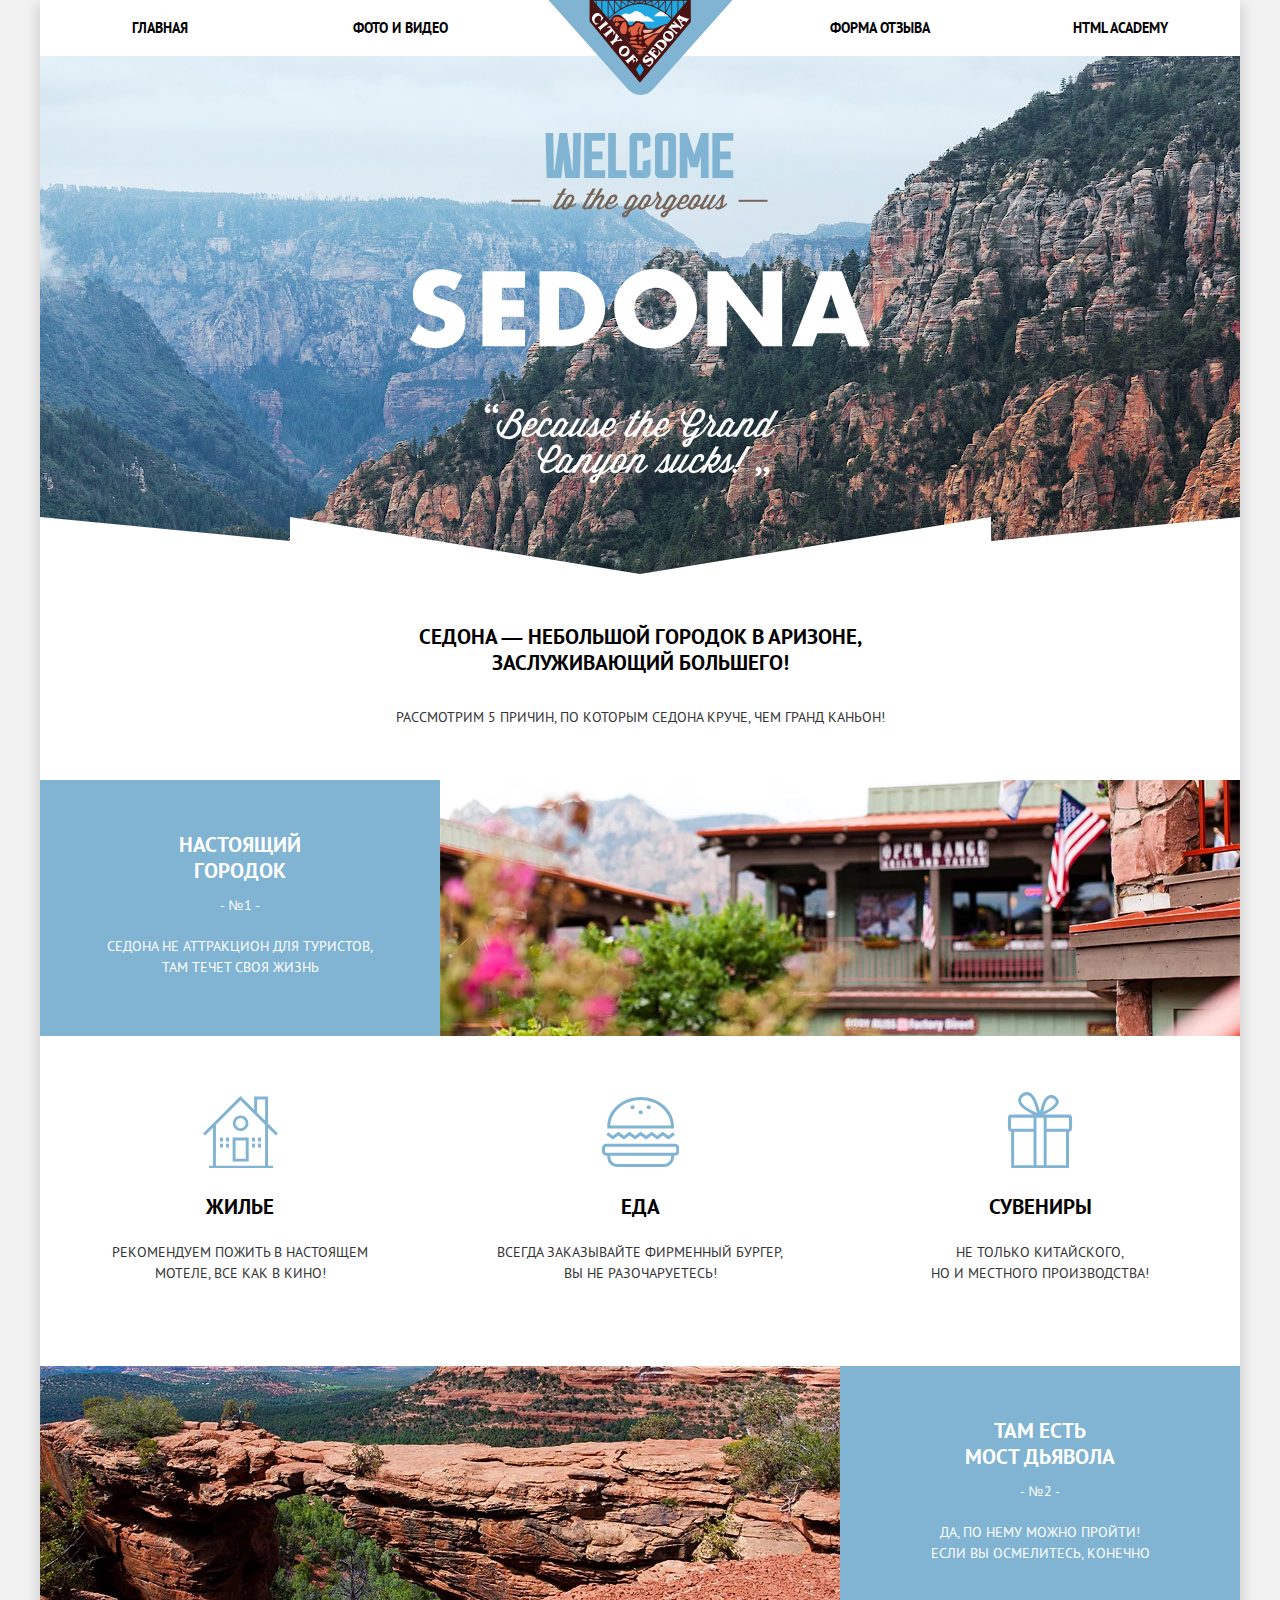
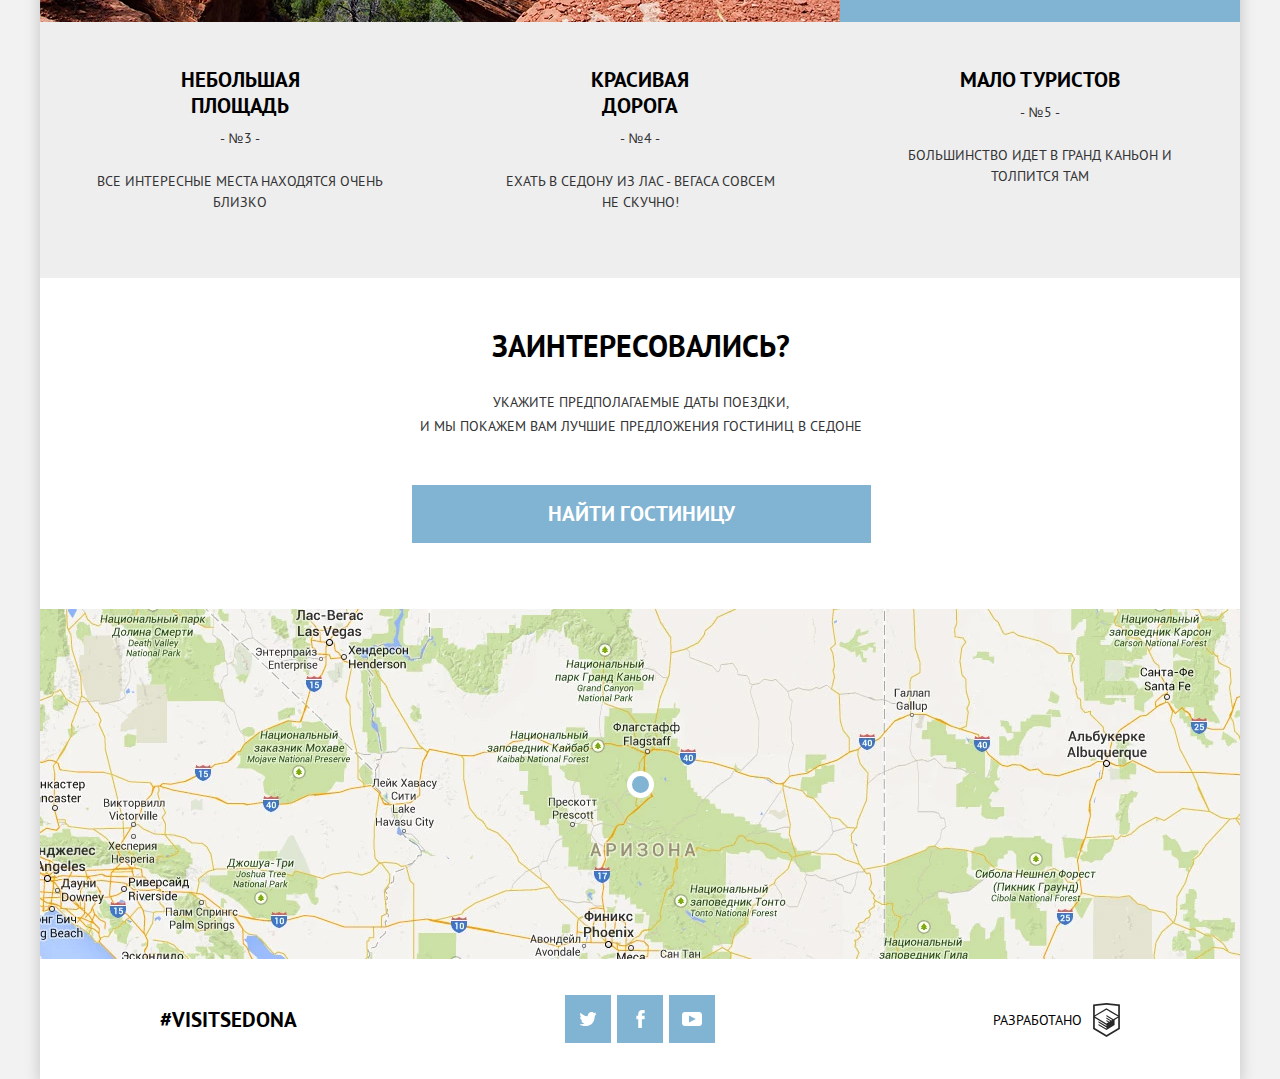
<file: index.html>
<!DOCTYPE html><html lang="ru"><head><meta charset="UTF-8"><meta name="viewport" content="width=device-width,initial-scale=1"><title>HTML Academy: Седона</title><link rel="preload" href="fonts/ptsans.woff2" as="font"><link rel="preload" href="fonts/ptsansbold.woff2" as="font"><link rel="stylesheet" href="css/style.min.css"></head><body class="page-body"><div style="display: none;"><svg xmlns="http://www.w3.org/2000/svg" xmlns:xlink="http://www.w3.org/1999/xlink"><symbol id="icon-cross" viewbox="0 0 22.199 22.199"><polygon points="22.199,2.804 19.396,0 11.1,8.297 2.804,0 0,2.803 8.297,11.1 0,19.396 2.803,22.199 11.1,13.902 19.396,22.199 22.199,19.396 13.903,11.1 "></polygon></symbol><symbol id="icon-facebook" viewbox="0 0 8.672 18.944"><path d="M6.275,3.356c0.799,0,1.599,0,2.398,0c0-1.119,0-2.237,0-3.356c-0.959,0-1.92,0-2.878,0C2.656,0.181,1.54,2.387,1.948,6.114 H0v3.518h1.959c0,3.104,0,6.208,0,9.312c1.279,0,2.559,0,3.837,0c0-3.104,0-6.208,0-9.312h2.857V6.114H5.787 C5.765,5.069,5.75,3.709,6.275,3.356z"></path></symbol><symbol id="icon-htmlacademy" viewbox="0 0 39.4 50"><path d="M19.9,0h-0.2L0,2.1v36.2L19.7,50l19.7-11.7V2.1C39.4,2.1,19.9,0,19.9,0z M36.9,36.8L19.7,47L2.5,36.8V22l17.1,10.2V34L7.9,27v1.8l11.8,7.1v1.9l-11.8-7v1.8l11.8,7l11.9-7.1v-7.6l5.3-3.2V36.8z M36.8,19.8l-4.7,2.8l-2.2,1.3l-10.3-6.1v1.8l8.8,5.3h-0.1L28.1,25l-1.3,0.7l-7.3-4.3v1.8l5.8,3.4l-1.4,0.9l-4.3-2.6v1.8l2.9,1.7l-2.9,1.7L2.6,20l17-10.2C19.6,9.8,36.8,19.8,36.8,19.8zM36.9,18L19.6,7.8L2.5,18V4.4l17.2-1.8l17.2,1.8C36.9,4.4,36.9,18,36.9,18z"></path></symbol><symbol id="icon-like" viewbox="0 0 22 20"><g id="Page-1"><g id="Core" transform="translate(-295.000000, -464.000000)"><g id="thumb-up" transform="translate(295.000000, 464.000000)"><path id="Shape" d="M12.383,3.646l-0.637,2.929L11.219,9H13.7h6.2v2c0,0.018,0,0.037,0.001,0.058L17,18H8V8.029 l0.014-0.015L12.383,3.646 M2,10v8V10 M13.2,0L6.6,6.6C6.2,6.9,6,7.4,6,8v10c0,1.1,0.9,2,2,2h9c0.8,0,1.5-0.5,1.8-1.2l3-7.1 C21.9,11.5,21.9,11.2,21.9,11V9H22c0-1.1-0.9-2-2-2h-6.3l1-4.6V2.1c0-0.4-0.2-0.8-0.4-1.1L13.2,0L13.2,0z M4,8H0v12h4V8L4,8z M22,9c0,0.033,0,0.044,0,0.044V9L22,9z"></path></g></g></g></symbol><symbol id="icon-mail" viewbox="0 0 16 16"><path d="M8,10c-0.266,0-0.5-0.094-1-0.336L0,6v7c0,0.55,0.45,1,1,1h14c0.55,0,1-0.45,1-1V6L9,9.664C8.5,9.906,8.266,10,8,10z M15,2 H1C0.45,2,0,2.45,0,3v0.758l8,4.205l8-4.205V3C16,2.45,15.55,2,15,2z"></path></symbol><symbol id="icon-menu" viewbox="0 0 22.928 21.982"><g><rect width="22.928" height="3.964"></rect><rect y="9.009" width="22.928" height="3.964"></rect><rect y="18.018" width="22.928" height="3.964"></rect></g></symbol><symbol id="icon-phone" viewbox="0 0 18 18"><g id="Page-1"><g id="Icons-Communication" transform="translate(-85.000000, -126.000000)"><g id="phone" transform="translate(85.000000, 126.000000)"><path id="Shape" fill="#010101" d="M3.6,7.8C5,10.6,7.4,12.9,10.2,14.4l2.2-2.2c0.3-0.3,0.699-0.4,1-0.2c1.1,0.4,2.3,0.6,3.6,0.6 c0.6,0,1,0.4,1,1V17c0,0.6-0.4,1-1,1C7.6,18,0,10.4,0,1c0-0.6,0.4-1,1-1h3.5c0.6,0,1,0.4,1,1c0,1.2,0.2,2.4,0.6,3.6 c0.1,0.3,0,0.7-0.2,1L3.6,7.8L3.6,7.8z"></path></g></g></g></symbol><symbol id="icon-tick" viewbox="0 0 23.049 16.249"><path d="M22.801,1.299L21.75,0.248c-0.331-0.331-0.872-0.331-1.203,0L8.693,12.102L2.502,5.911c-0.331-0.331-0.872-0.331-1.203,0 L0.248,6.962c-0.331,0.331-0.331,0.872,0,1.202l7.837,7.837c0.167,0.167,0.388,0.248,0.608,0.246c0.22,0.002,0.44-0.079,0.608-0.246 l13.5-13.5C23.132,2.171,23.132,1.63,22.801,1.299z"></path></symbol><symbol id="icon-twitter" viewbox="0 0 17.5 14.663"><g id="W6EeEF_1_"><g><path fill-rule="evenodd" clip-rule="evenodd" d="M11.283,0.153c1.736-0.484,3.074,0.264,3.685,1.15 c0.694-0.225,1.372-0.47,2.072-0.69c-0.004,0.841-0.538,1.478-0.883,1.728C16.861,2.506,17.5,1.86,17.5,1.86 c-0.175,0.977-1.035,1.746-1.611,1.977C15.65,10.429,12.617,14.793,5.507,14.66c-0.538,0,0.077,0-0.46,0 c-0.422,0-4.29-0.45-5.047-1.843c2.341,0.192,4.011-0.412,4.835-1.15c-0.989-0.293-2.761-0.464-3.07-2.881 c0.362,0.105,0.583,0.223,1.228,0.117C1.757,8.067,0.385,7.366,0.461,5.218c0.294,0.319,1.1,0.523,1.381,0.461 c-0.725-0.235-2.03-3.281-0.921-4.836C2.794,2.655,4.769,4.364,8.29,4.528C8.506,2.288,9.461,0.788,11.283,0.153z"></path></g></g></symbol><symbol id="icon-video-fullscreen" viewbox="0 0 20 20"><g><polygon points="0,0 0,3 0,6 3,6 3,3 6,3 6,0 3,0"></polygon><polygon points="3,14 0,14 0,17 0,20 3,20 6,20 6,17 3,17"></polygon><polygon points="17,0 14,0 14,3 17,3 17,6 20,6 20,3 20,0"></polygon><polygon points="17,17 14,17 14,20 17,20 20,20 20,17 20,14 17,14"></polygon></g></symbol><symbol id="icon-video-replay" viewbox="0 0 16 20"><path d="M8,4V0L3,5l5,5V6c3.315,0,6,2.686,6,6s-2.685,6-6,6s-6-2.686-6-6H0c0,4.42,3.58,8,8,8s8-3.58,8-8S12.42,4,8,4z"></path></symbol><symbol id="icon-video-subtitles" viewbox="0 0 32 20"><path d="M29,0H3C1.35,0,0,1.35,0,3v14c0,1.65,1.35,3,3,3h26c1.65,0,3-1.35,3-3V3C32,1.35,30.65,0,29,0z M14.403,15.854c-0.545,0.108-1.104,0.164-1.678,0.164c-0.694,0-1.354-0.107-1.976-0.323c-0.623-0.214-1.172-0.562-1.646-1.041 s-0.852-1.103-1.133-1.868C7.69,12.02,7.551,11.091,7.551,10c0-1.134,0.157-2.085,0.471-2.851c0.315-0.768,0.723-1.384,1.224-1.854  c0.502-0.468,1.062-0.804,1.679-1.008c0.616-0.204,1.233-0.307,1.852-0.307c0.66,0,1.22,0.045,1.678,0.134  c0.457,0.087,0.835,0.192,1.133,0.313L15.14,6.347c-0.254-0.121-0.555-0.209-0.902-0.265C13.891,6.027,13.47,6,12.973,6 c-0.915,0-1.649,0.325-2.206,0.977c-0.558,0.651-0.836,1.663-0.836,3.031c0,0.598,0.067,1.142,0.199,1.632  c0.132,0.493,0.334,0.913,0.603,1.26c0.271,0.349,0.607,0.619,1.01,0.812c0.402,0.193,0.867,0.29,1.396,0.29  c0.496,0,0.915-0.049,1.257-0.148c0.342-0.099,0.639-0.227,0.893-0.38l0.463,1.841C15.398,15.564,14.949,15.745,14.403,15.854z   M23.101,15.854c-0.545,0.108-1.105,0.164-1.678,0.164c-0.694,0-1.354-0.107-1.976-0.323c-0.623-0.214-1.172-0.562-1.646-1.041  s-0.852-1.103-1.133-1.868c-0.281-0.767-0.421-1.695-0.421-2.786c0-1.134,0.157-2.085,0.471-2.851  c0.314-0.768,0.723-1.384,1.223-1.854c0.502-0.468,1.062-0.804,1.68-1.008c0.616-0.204,1.233-0.307,1.851-0.307 c0.661,0,1.221,0.045,1.678,0.134c0.458,0.087,0.836,0.192,1.133,0.313l-0.446,1.918c-0.253-0.121-0.554-0.209-0.901-0.265  C22.588,6.027,22.166,6,21.67,6c-0.915,0-1.649,0.325-2.206,0.977c-0.558,0.651-0.836,1.663-0.836,3.031  c0,0.598,0.067,1.142,0.199,1.632c0.132,0.493,0.334,0.913,0.603,1.26c0.271,0.349,0.606,0.619,1.009,0.812 c0.402,0.193,0.868,0.29,1.396,0.29c0.497,0,0.915-0.049,1.257-0.148c0.342-0.099,0.64-0.227,0.894-0.38l0.463,1.841  C24.096,15.564,23.646,15.745,23.101,15.854z"></path></symbol><symbol id="icon-youtube" viewbox="0 0 19.979 14.015"><path d="M17.145,0H2.835C1.275,0,0,1.275,0,2.835v8.345c0,1.56,1.275,2.835,2.835,2.835h14.31c1.56,0,2.835-1.275,2.835-2.835V2.835 C19.979,1.275,18.704,0,17.145,0z M7.036,10.392V3.623l6.769,3.384L7.036,10.392z"></path></symbol></svg></div><header class="page-header"><nav class="page-header__nav"><ul class="page-header__list site-list"><li class="site-list__item site-list__item--active"><a>Главная</a></li><li class="site-list__item"><a href="photo.html">Фото и Видео</a></li><li class="site-list__item"><a href="form.html">Форма отзыва</a></li><li class="site-list__item"><a href="https://htmlacademy.ru/intensive/adaptive" target="_blank">Html Academy</a></li></ul><div class="page-header__wrapper"><a class="page-header__logo"><picture><source media="(min-width: 1200px)" srcset="img/logo-sedona-desktop.svg"><source media="(min-width: 768px)" srcset="img/logo-sedona-tablet.svg"><img class="page-header__logo-image" src="img/logo-sedona-mobile.svg" width="102" height="83" alt="Логотип сайта"></picture></a><button class="page-header__menu-toggle" type="button">Открить список меню</button></div></nav><section class="greeting-banner"><img class="greeting-banner__item-text" src="img/text-sedona-index.svg" width="280" height="213" alt="Добро пожаловать в город Седона!"></section></header><main class="page-main"><section><section class="title-wrapper"><div class="layot-positioner"><h1 class="title-wrapper__title">Седона — небольшой городок в Аризоне, заслуживающий большего!</h1><h2 class="title-wrapper__subtitle title-wrapper__subtitle--main">Рассмотрим 5 причин, по которым седона круче, чем Гранд Каньон!</h2></div></section><ol class="advantages-list"><li class="advantages-list__item advantages-list__item--blu-background"><div class="layot-positioner"><h3 class="advantages-list__like-h1">Настоящий городок</h3><p class="advantages-list__number">- №1 -</p><p class="advantages-list__text">Седона не аттракцион для туристов, там течет своя жизнь</p></div><div class="advantages-list__img-wrapper"><picture><source type="image/webp" media="(min-width: 1200px)" srcset="img/main-city-desktop@1x.webp, img/main-city-desktop@2x.webp 2x"><source type="image/webp" media="(min-width: 768px)" srcset="img/main-city-tablet@1x.webp, img/main-city-tablet@2x.webp 2x"><source type="image/webp" srcset="img/main-city-mobile@1x.webp, img/main-city-mobile@2x.webp 2x"><source media="(min-width: 1200px)" srcset="img/main-city-desktop@1x.jpg, img/main-city-desktop@2x.jpg 2x"><source media="(min-width: 768px)" srcset="img/main-city-tablet@1x.jpg, img/main-city-tablet@2x.jpg 2x"><img class="advantages-list__image" src="img/main-city-mobile@1x.jpg" srcset="img/main-city-mobile@2x.jpg 2x" width="320" height="260" alt="городок"></picture></div></li><li class="advantages-list__item advantages-list__item--blu-background"><div class="layot-positioner advantages-list__order-img"><h3 class="advantages-list__like-h1">Там есть мост&#160;дьявола</h3><p class="advantages-list__number">- №2 -</p><p class="advantages-list__text">Да, по нему можно пройти! Если вы осмелитесь, конечно</p></div><div class="advantages-list__img-wrapper"><picture><source type="image/webp" media="(min-width: 1200px)" srcset="img/main-bridge-desktop@1x.webp, img/main-bridge-desktop@2x.webp 2x"><source type="image/webp" media="(min-width: 768px)" srcset="img/main-bridge-tablet@1x.webp, img/main-bridge-tablet@2x.webp 2x"><source type="image/webp" srcset="img/main-bridge-mobile@1x.webp, img/main-bridge-mobile@2x.webp 2x"><source media="(min-width: 1200px)" srcset="img/main-bridge-desktop@1x.jpg, img/main-bridge-desktop@2x.jpg 2x"><source media="(min-width: 768px)" srcset="img/main-bridge-tablet@1x.jpg, img/main-bridge-tablet@2x.jpg 2x"><img class="advantages-list__image" src="img/main-bridge-mobile@1x.jpg" srcset="img/main-bridge-mobile@2x.jpg 2x" width="320" height="260" alt="городок"></picture></div></li><li class="advantages-list__item"><div class="advantages-list__border"><h3 class="advantages-list__like-h1">Небольшая площадь</h3><p class="advantages-list__number">- №3 -</p><p class="advantages-list__text advantages-list__text--layout">Все интересные места находятся очень близко</p></div></li><li class="advantages-list__item"><div class="advantages-list__border"><h3 class="advantages-list__like-h1">Красивая дорога</h3><p class="advantages-list__number">- №4 -</p><p class="advantages-list__text advantages-list__text--layout">Ехать в Седону из Лас&#160;-&#160;Вегаса совсем не&#160;скучно!</p></div></li><li class="advantages-list__item"><div class="advantages-list__border"><h3 class="advantages-list__like-h1">Мало туристов</h3><p class="advantages-list__number">- №5 -</p><p class="advantages-list__text advantages-list__text--layout">Большинство идет в Гранд Каньон и толпится там</p></div></li><li class="advantages-list__item advantages-list__item--order"><ul class="more-advantages"><li class="more-advantages__item"><div class="more-advantages__wrapper"><h3 class="more-advantages__like-h1 more-advantages__like-h1--image-hous">Жилье</h3><p class="more-advantages__text">Рекомендуем пожить в настоящем мотеле, все как в кино!</p></div></li><li class="more-advantages__item"><div class="more-advantages__wrapper"><h3 class="more-advantages__like-h1 more-advantages__like-h1--image-souvenirs">Сувениры</h3><p class="more-advantages__text">Не только китайского,<br>но и местного производства!</p></div></li><li class="more-advantages__item"><div class="more-advantages__wrapper"><h3 class="more-advantages__like-h1 more-advantages__like-h1--image-food">Еда</h3><p class="more-advantages__text">Всегда заказывайте фирменный бургер, вы не разочаруетесь!</p></div></li></ul></li></ol></section><section class="form-ofer"><div class="layot-positioner form-ofer__wrapper"><h2 class="visually-hidden">Форма поиска гостинницы в городе Седона</h2><p class="form-ofer__like-h1">Заинтересовались?</p><p class="form-ofer__text">Укажите предполагаемые даты поездки,<br>и мы покажем вам лучшие предложения гостиниц в Седоне</p><a class="form-ofer__button button" href="#" aria-label="Перейти на страницу с поиском гостинниц">Найти гостиницу</a></div></section><div class="map"><iframe class="map__google" src="https://www.google.com/maps/embed?pb=!1m18!1m12!1m3!1d2329999.234696927!2d-113.13268687211985!3d34.954068377359725!2m3!1f0!2f0!3f0!3m2!1i1024!2i768!4f13.1!3m3!1m2!1s0x872da132f942b00d%3A0x5548c523fa6c8efd!2sSedona%2C+AZ+86336%2C+USA!5e0!3m2!1sen!2sua!4v1540456795633" allowfullscreen=""></iframe><picture><source type="image/webp" media="(min-width: 1200px)" srcset="img/bg-map-desktop@1x.webp, img/bg-map-desktop@2x.webp 2x"><source type="image/webp" media="(min-width: 768px)" srcset="img/bg-map-tablet@1x.webp, img/bg-map-tablet@2x.webp 2x"><source type="image/webp" srcset="img/bg-map-mobile@1x.webp, img/bg-map-mobile@2x.webp 2x"><source media="(min-width: 1200px)" srcset="img/bg-map-desktop@1x.jpg, img/bg-map-desktop@2x.jpg 2x"><source media="(min-width: 768px)" srcset="img/bg-map-tablet@1x.jpg, img/bg-map-tablet@2x.jpg 2x"><img class="map__image" src="img/bg-map-mobile@1x.jpg" srcset="img/bg-map-mobile@2x.jpg 2x" width="320" height="350" alt="Город Седона на карте"></picture></div></main><footer class="page-footer"><p class="page-footer__like-h1">#Visitsedona</p><section class="socials socials--indent"><h3 class="visually-hidden">Мы в социальных сетях</h3><ul class="socials__list"><li class="socials__item"><a class="socials__link" href="#"><span class="visually-hidden">Твиттер</span> <svg class="socials__icon" width="18" height="14"><use xlink:href="#icon-twitter"></use></svg></a></li><li class="socials__item"><a class="socials__link" href="#"><span class="visually-hidden">Фейсбук</span> <svg class="socials__icon" width="9" height="18"><use xlink:href="#icon-facebook"></use></svg></a></li><li class="socials__item"><a class="socials__link" href="#"><span class="visually-hidden">Ютуб</span> <svg class="socials__icon" width="20" height="14"><use xlink:href="#icon-youtube"></use></svg></a></li></ul></section><div class="wrapper-copyright"><p class="wrapper-copyright__text">Разработано</p><a class="wrapper-copyright__academy-logo" href="https://htmlacademy.ru/intensive/adaptive" target="_blank" aria-label="Перейти на страницу HTML Academy"><svg class="wrapper-copyright__icon" width="27" height="34"><use xlink:href="#icon-htmlacademy"></use></svg></a></div></footer><script>// Picture element HTML5 shiv
      document.createElement( "picture" );</script><script src="js/picturefill.js"></script><script src="js/menu.js"></script></body></html>
</file>
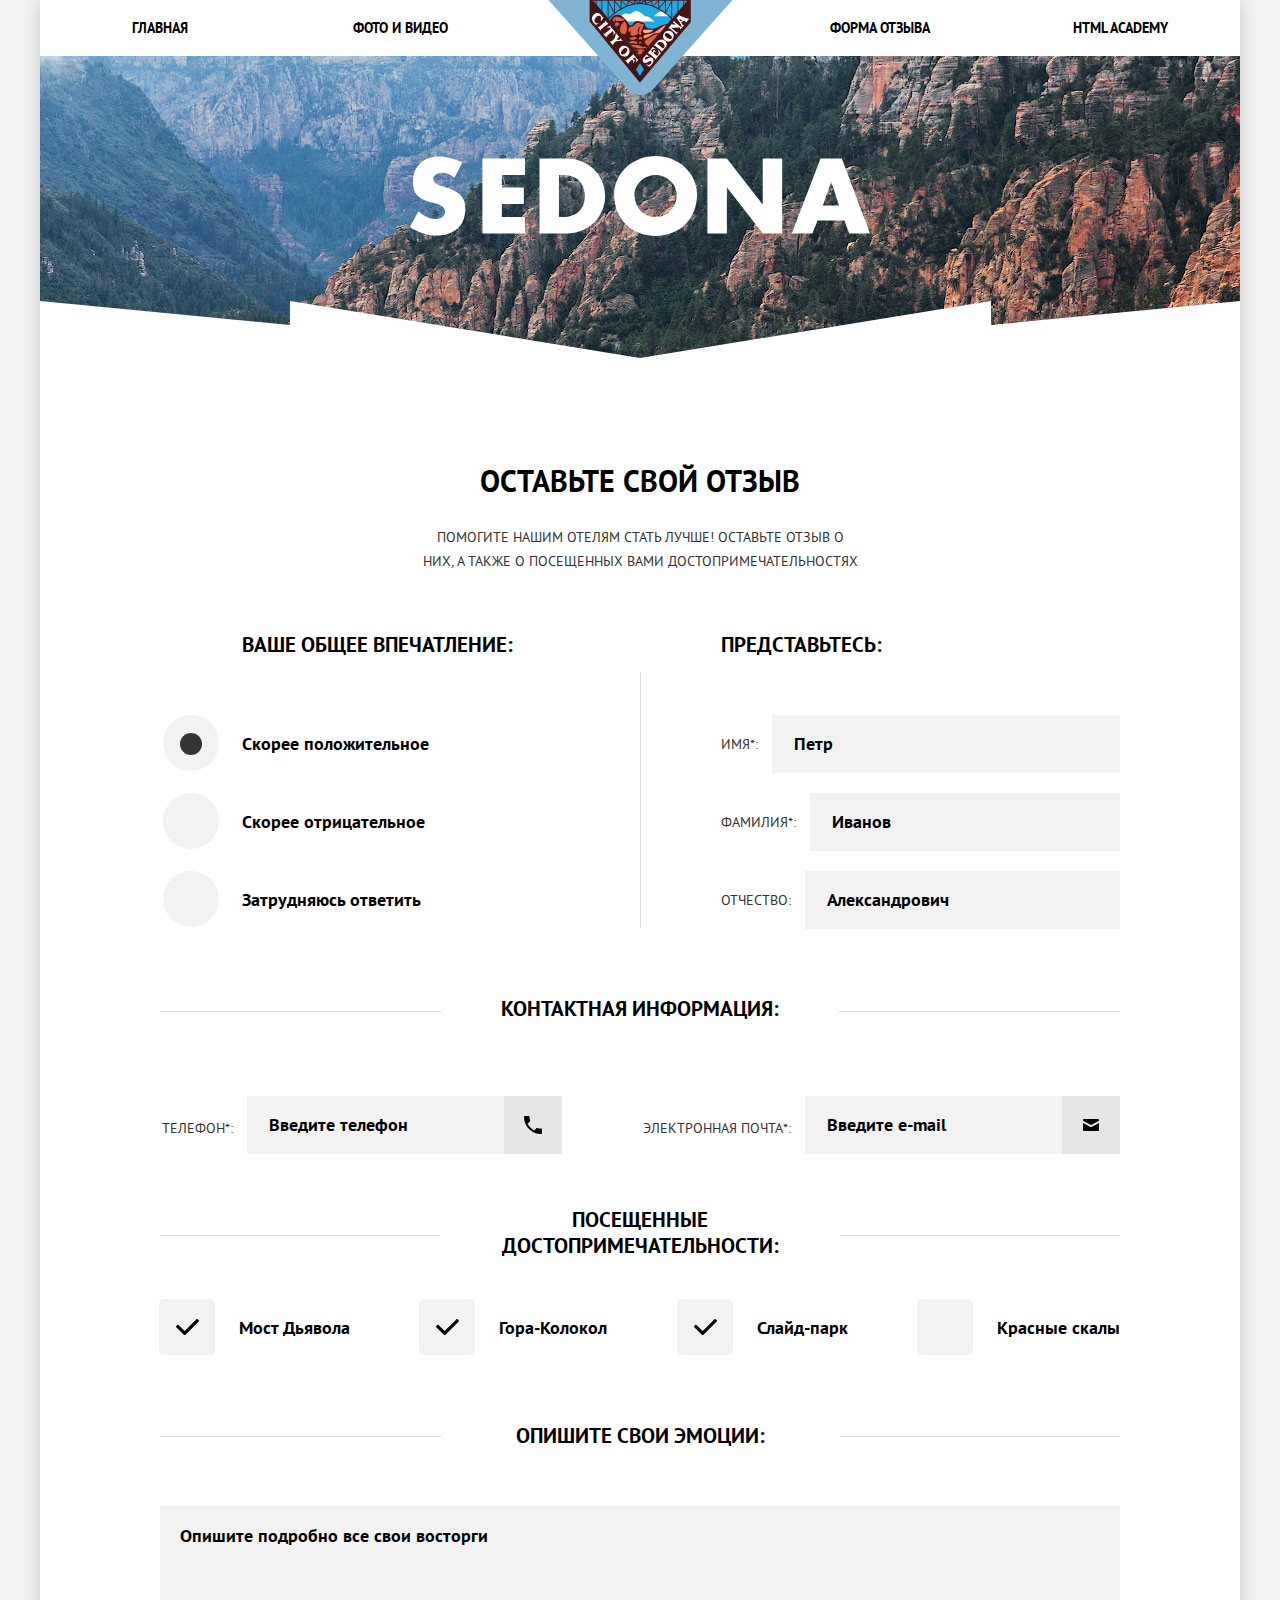
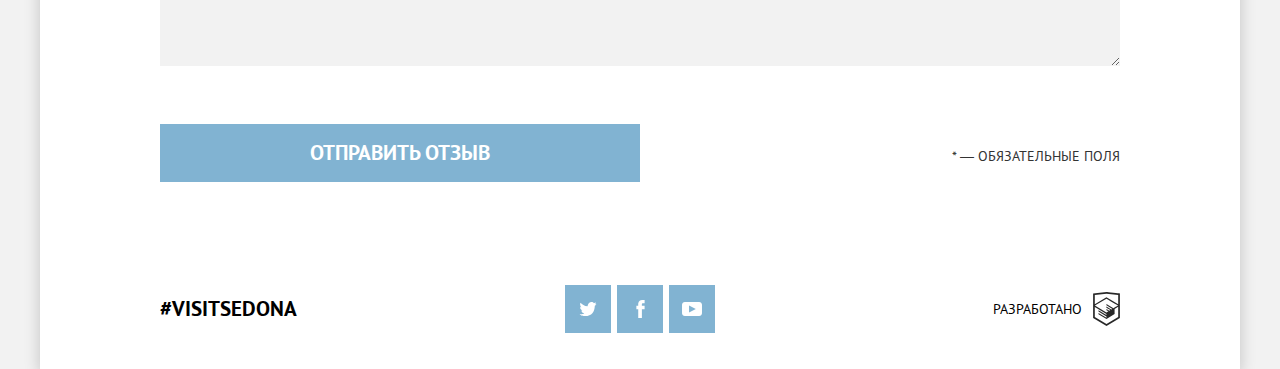
<file: form.html>
<!DOCTYPE html><html lang="ru"><head><meta charset="UTF-8"><meta name="viewport" content="width=device-width,initial-scale=1"><title>HTML Academy: Седона</title><link rel="preload" href="fonts/ptsans.woff2" as="font"><link rel="preload" href="fonts/ptsansbold.woff2" as="font"><link rel="stylesheet" href="css/style.min.css"></head><body class="page-body page-body--inner"><div style="display: none"><svg xmlns="http://www.w3.org/2000/svg" xmlns:xlink="http://www.w3.org/1999/xlink"><symbol id="icon-cross" viewbox="0 0 22.199 22.199"><polygon points="22.199,2.804 19.396,0 11.1,8.297 2.804,0 0,2.803 8.297,11.1 0,19.396 2.803,22.199 11.1,13.902 19.396,22.199 22.199,19.396 13.903,11.1 "></polygon></symbol><symbol id="icon-facebook" viewbox="0 0 8.672 18.944"><path d="M6.275,3.356c0.799,0,1.599,0,2.398,0c0-1.119,0-2.237,0-3.356c-0.959,0-1.92,0-2.878,0C2.656,0.181,1.54,2.387,1.948,6.114 H0v3.518h1.959c0,3.104,0,6.208,0,9.312c1.279,0,2.559,0,3.837,0c0-3.104,0-6.208,0-9.312h2.857V6.114H5.787 C5.765,5.069,5.75,3.709,6.275,3.356z"></path></symbol><symbol id="icon-htmlacademy" viewbox="0 0 39.4 50"><path d="M19.9,0h-0.2L0,2.1v36.2L19.7,50l19.7-11.7V2.1C39.4,2.1,19.9,0,19.9,0z M36.9,36.8L19.7,47L2.5,36.8V22l17.1,10.2V34L7.9,27v1.8l11.8,7.1v1.9l-11.8-7v1.8l11.8,7l11.9-7.1v-7.6l5.3-3.2V36.8z M36.8,19.8l-4.7,2.8l-2.2,1.3l-10.3-6.1v1.8l8.8,5.3h-0.1L28.1,25l-1.3,0.7l-7.3-4.3v1.8l5.8,3.4l-1.4,0.9l-4.3-2.6v1.8l2.9,1.7l-2.9,1.7L2.6,20l17-10.2C19.6,9.8,36.8,19.8,36.8,19.8zM36.9,18L19.6,7.8L2.5,18V4.4l17.2-1.8l17.2,1.8C36.9,4.4,36.9,18,36.9,18z"></path></symbol><symbol id="icon-like" viewbox="0 0 22 20"><g id="Page-1"><g id="Core" transform="translate(-295.000000, -464.000000)"><g id="thumb-up" transform="translate(295.000000, 464.000000)"><path id="Shape" d="M12.383,3.646l-0.637,2.929L11.219,9H13.7h6.2v2c0,0.018,0,0.037,0.001,0.058L17,18H8V8.029 l0.014-0.015L12.383,3.646 M2,10v8V10 M13.2,0L6.6,6.6C6.2,6.9,6,7.4,6,8v10c0,1.1,0.9,2,2,2h9c0.8,0,1.5-0.5,1.8-1.2l3-7.1 C21.9,11.5,21.9,11.2,21.9,11V9H22c0-1.1-0.9-2-2-2h-6.3l1-4.6V2.1c0-0.4-0.2-0.8-0.4-1.1L13.2,0L13.2,0z M4,8H0v12h4V8L4,8z M22,9c0,0.033,0,0.044,0,0.044V9L22,9z"></path></g></g></g></symbol><symbol id="icon-mail" viewbox="0 0 16 16"><path d="M8,10c-0.266,0-0.5-0.094-1-0.336L0,6v7c0,0.55,0.45,1,1,1h14c0.55,0,1-0.45,1-1V6L9,9.664C8.5,9.906,8.266,10,8,10z M15,2 H1C0.45,2,0,2.45,0,3v0.758l8,4.205l8-4.205V3C16,2.45,15.55,2,15,2z"></path></symbol><symbol id="icon-menu" viewbox="0 0 22.928 21.982"><g><rect width="22.928" height="3.964"></rect><rect y="9.009" width="22.928" height="3.964"></rect><rect y="18.018" width="22.928" height="3.964"></rect></g></symbol><symbol id="icon-phone" viewbox="0 0 18 18"><g id="Page-1"><g id="Icons-Communication" transform="translate(-85.000000, -126.000000)"><g id="phone" transform="translate(85.000000, 126.000000)"><path id="Shape" fill="#010101" d="M3.6,7.8C5,10.6,7.4,12.9,10.2,14.4l2.2-2.2c0.3-0.3,0.699-0.4,1-0.2c1.1,0.4,2.3,0.6,3.6,0.6 c0.6,0,1,0.4,1,1V17c0,0.6-0.4,1-1,1C7.6,18,0,10.4,0,1c0-0.6,0.4-1,1-1h3.5c0.6,0,1,0.4,1,1c0,1.2,0.2,2.4,0.6,3.6 c0.1,0.3,0,0.7-0.2,1L3.6,7.8L3.6,7.8z"></path></g></g></g></symbol><symbol id="icon-tick" viewbox="0 0 23.049 16.249"><path d="M22.801,1.299L21.75,0.248c-0.331-0.331-0.872-0.331-1.203,0L8.693,12.102L2.502,5.911c-0.331-0.331-0.872-0.331-1.203,0 L0.248,6.962c-0.331,0.331-0.331,0.872,0,1.202l7.837,7.837c0.167,0.167,0.388,0.248,0.608,0.246c0.22,0.002,0.44-0.079,0.608-0.246 l13.5-13.5C23.132,2.171,23.132,1.63,22.801,1.299z"></path></symbol><symbol id="icon-twitter" viewbox="0 0 17.5 14.663"><g id="W6EeEF_1_"><g><path fill-rule="evenodd" clip-rule="evenodd" d="M11.283,0.153c1.736-0.484,3.074,0.264,3.685,1.15 c0.694-0.225,1.372-0.47,2.072-0.69c-0.004,0.841-0.538,1.478-0.883,1.728C16.861,2.506,17.5,1.86,17.5,1.86 c-0.175,0.977-1.035,1.746-1.611,1.977C15.65,10.429,12.617,14.793,5.507,14.66c-0.538,0,0.077,0-0.46,0 c-0.422,0-4.29-0.45-5.047-1.843c2.341,0.192,4.011-0.412,4.835-1.15c-0.989-0.293-2.761-0.464-3.07-2.881 c0.362,0.105,0.583,0.223,1.228,0.117C1.757,8.067,0.385,7.366,0.461,5.218c0.294,0.319,1.1,0.523,1.381,0.461 c-0.725-0.235-2.03-3.281-0.921-4.836C2.794,2.655,4.769,4.364,8.29,4.528C8.506,2.288,9.461,0.788,11.283,0.153z"></path></g></g></symbol><symbol id="icon-video-fullscreen" viewbox="0 0 20 20"><g><polygon points="0,0 0,3 0,6 3,6 3,3 6,3 6,0 3,0"></polygon><polygon points="3,14 0,14 0,17 0,20 3,20 6,20 6,17 3,17"></polygon><polygon points="17,0 14,0 14,3 17,3 17,6 20,6 20,3 20,0"></polygon><polygon points="17,17 14,17 14,20 17,20 20,20 20,17 20,14 17,14"></polygon></g></symbol><symbol id="icon-video-replay" viewbox="0 0 16 20"><path d="M8,4V0L3,5l5,5V6c3.315,0,6,2.686,6,6s-2.685,6-6,6s-6-2.686-6-6H0c0,4.42,3.58,8,8,8s8-3.58,8-8S12.42,4,8,4z"></path></symbol><symbol id="icon-video-subtitles" viewbox="0 0 32 20"><path d="M29,0H3C1.35,0,0,1.35,0,3v14c0,1.65,1.35,3,3,3h26c1.65,0,3-1.35,3-3V3C32,1.35,30.65,0,29,0z M14.403,15.854c-0.545,0.108-1.104,0.164-1.678,0.164c-0.694,0-1.354-0.107-1.976-0.323c-0.623-0.214-1.172-0.562-1.646-1.041 s-0.852-1.103-1.133-1.868C7.69,12.02,7.551,11.091,7.551,10c0-1.134,0.157-2.085,0.471-2.851c0.315-0.768,0.723-1.384,1.224-1.854  c0.502-0.468,1.062-0.804,1.679-1.008c0.616-0.204,1.233-0.307,1.852-0.307c0.66,0,1.22,0.045,1.678,0.134  c0.457,0.087,0.835,0.192,1.133,0.313L15.14,6.347c-0.254-0.121-0.555-0.209-0.902-0.265C13.891,6.027,13.47,6,12.973,6 c-0.915,0-1.649,0.325-2.206,0.977c-0.558,0.651-0.836,1.663-0.836,3.031c0,0.598,0.067,1.142,0.199,1.632  c0.132,0.493,0.334,0.913,0.603,1.26c0.271,0.349,0.607,0.619,1.01,0.812c0.402,0.193,0.867,0.29,1.396,0.29  c0.496,0,0.915-0.049,1.257-0.148c0.342-0.099,0.639-0.227,0.893-0.38l0.463,1.841C15.398,15.564,14.949,15.745,14.403,15.854z   M23.101,15.854c-0.545,0.108-1.105,0.164-1.678,0.164c-0.694,0-1.354-0.107-1.976-0.323c-0.623-0.214-1.172-0.562-1.646-1.041  s-0.852-1.103-1.133-1.868c-0.281-0.767-0.421-1.695-0.421-2.786c0-1.134,0.157-2.085,0.471-2.851  c0.314-0.768,0.723-1.384,1.223-1.854c0.502-0.468,1.062-0.804,1.68-1.008c0.616-0.204,1.233-0.307,1.851-0.307 c0.661,0,1.221,0.045,1.678,0.134c0.458,0.087,0.836,0.192,1.133,0.313l-0.446,1.918c-0.253-0.121-0.554-0.209-0.901-0.265  C22.588,6.027,22.166,6,21.67,6c-0.915,0-1.649,0.325-2.206,0.977c-0.558,0.651-0.836,1.663-0.836,3.031  c0,0.598,0.067,1.142,0.199,1.632c0.132,0.493,0.334,0.913,0.603,1.26c0.271,0.349,0.606,0.619,1.009,0.812 c0.402,0.193,0.868,0.29,1.396,0.29c0.497,0,0.915-0.049,1.257-0.148c0.342-0.099,0.64-0.227,0.894-0.38l0.463,1.841  C24.096,15.564,23.646,15.745,23.101,15.854z"></path></symbol><symbol id="icon-youtube" viewbox="0 0 19.979 14.015"><path d="M17.145,0H2.835C1.275,0,0,1.275,0,2.835v8.345c0,1.56,1.275,2.835,2.835,2.835h14.31c1.56,0,2.835-1.275,2.835-2.835V2.835 C19.979,1.275,18.704,0,17.145,0z M7.036,10.392V3.623l6.769,3.384L7.036,10.392z"></path></symbol></svg></div><header class="page-header"><nav class="page-header__nav"><ul class="page-header__list site-list"><li class="site-list__item"><a href="index.html">Главная</a></li><li class="site-list__item"><a href="photo.html">Фото и Видео</a></li><li class="site-list__item site-list__item--active"><a>Форма отзыва</a></li><li class="site-list__item"><a href="https://htmlacademy.ru/intensive/adaptive" target="_blank">Html Academy</a></li></ul><div class="page-header__wrapper"><a class="page-header__logo" href="index.html" aria-label="Логотип сайта, ссылается на главную страницу"><picture><source media="(min-width: 1200px)" srcset="img/logo-sedona-desktop.svg"><source media="(min-width: 768px)" srcset="img/logo-sedona-tablet.svg"><img class="page-header__logo-image" src="img/logo-sedona-mobile.svg" width="102" height="83" alt="Логотип сайта"></picture></a><button class="page-header__menu-toggle" type="button">Открить список меню</button></div></nav><section class="greeting-banner greeting-banner--position"><img class="greeting-banner__item-text greeting-banner__item-text--layout" src="img/text-sedona.svg" width="229" height="39" alt="Добро пожаловать в город Седона!"></section></header><main class="page-main page-main--wrapper"><div class="title-wrapper"><div class="layot-positioner"><p class="title-wrapper__title title-wrapper__title--form">Оставьте свой отзыв</p><h1 class="title-wrapper__subtitle title-wrapper__subtitle--form">Помогите нашим отелям стать лучше! Оставьте отзыв о них, а также о посещенных вами достопримечательностях</h1></div></div><form class="filters-form" action="https://echo.htmlacademy.ru" method="post"><fieldset class="filters-form__section"><legend class="filters-form__title">Представьтесь:</legend><div class="filters-form__wrapper"><p class="filters-form__paragraph-name"><label class="filters-form__title-label" for="username">Имя*:</label> <input class="filters-form__title-input" type="text" name="username" placeholder="Петр" id="username"></p><p class="filters-form__paragraph-name"><label class="filters-form__title-label" for="surname">Фамилия*:</label> <input class="filters-form__title-input" type="text" name="surname" placeholder="Иванов" id="surname"></p><p class="filters-form__paragraph-name"><label class="filters-form__title-label" for="patronymic">Отчество:</label> <input class="filters-form__title-input" type="text" name="patronymic" placeholder="Александрович" id="patronymic"></p></div></fieldset><fieldset class="filters-form__section filters-form__section--contacts"><legend class="filters-form__title">Контактная информация:</legend><div class="filters-form__wrapper filters-form__wrapper--flex-desktop"><p class="filters-form__paragraph-contacts filters-form__paragraph-contacts--icon-phone"><label class="filters-form__title-label" for="telephone"><span class="filters-form__contacts">Контактный </span>телефон*:</label> <input class="filters-form__title-input filters-form__title-input--phone" type="tel" name="telephone" placeholder="Введите телефон" id="telephone" required=""></p><p class="filters-form__paragraph-contacts filters-form__paragraph-contacts--icon-email"><label class="filters-form__title-label" for="email">Электронная почта*:</label> <input class="filters-form__title-input filters-form__title-input--mail" type="email" name="email" placeholder="Введите e-mail" id="email" required=""></p></div></fieldset><fieldset class="filters-form__section filters-form__section--position"><legend class="filters-form__title">Ваше общее впечатление:</legend><ul class="filters-form__wrapper-radio"><li class="filters-form__radio-item"><input class="visually-hidden filters-form__input-radio" type="radio" name="impression" value="positive" id="positive" checked=""> <label for="positive">Скорее положительное</label></li><li class="filters-form__radio-item"><input class="visually-hidden filters-form__input-radio" type="radio" name="impression" value="negative" id="negative"> <label for="negative">Скорее отрицательное</label></li><li class="filters-form__radio-item"><input class="visually-hidden filters-form__input-radio" type="radio" name="impression" value="difficult" id="difficult"> <label for="difficult">Затрудняюсь ответить</label></li></ul></fieldset><fieldset class="filters-form__section"><legend class="filters-form__title">Посещенные достопримечательности:</legend><ul class="filters-form__wrapper-checkbox"><li class="filters-form__checkbox-item"><input class="visually-hidden filters-form__input-checkbox" type="checkbox" name="attractions" value="bridge" id="bridge" checked=""> <label for="bridge">Мост Дьявола</label></li><li class="filters-form__checkbox-item"><input class="visually-hidden filters-form__input-checkbox" type="checkbox" name="attractions" value="mountain" id="mountain" checked=""> <label for="mountain">Гора-Колокол</label></li><li class="filters-form__checkbox-item"><input class="visually-hidden filters-form__input-checkbox" type="checkbox" name="attractions" value="park" id="park" checked=""> <label for="park">Слайд-парк</label></li><li class="filters-form__checkbox-item"><input class="visually-hidden filters-form__input-checkbox" type="checkbox" name="attractions" value="cliffs" id="cliffs"> <label for="cliffs">Красные скалы</label></li></ul></fieldset><fieldset class="filters-form__section"><legend class="filters-form__title filters-form__title--wrapper">Опишите свои эмоции:</legend><textarea class="filters-form__textarea" name="emotion" id="emotion" cols="25" rows="4" placeholder="Опишите подробно все свои восторги"></textarea></fieldset><button class="filters-form__button button" type="submit">Отправить отзыв</button><p class="filters-form__information">* — обязательные поля</p></form></main><footer class="page-footer"><p class="page-footer__like-h1">#Visitsedona</p><section class="socials socials--indent"><h3 class="visually-hidden">Мы в социальных сетях</h3><ul class="socials__list"><li class="socials__item"><a class="socials__link" href="#"><span class="visually-hidden">Твиттер</span> <svg class="socials__icon" width="18" height="14"><use xlink:href="#icon-twitter"></use></svg></a></li><li class="socials__item"><a class="socials__link" href="#"><span class="visually-hidden">Фейсбук</span> <svg class="socials__icon" width="9" height="18"><use xlink:href="#icon-facebook"></use></svg></a></li><li class="socials__item"><a class="socials__link" href="#"><span class="visually-hidden">Ютуб</span> <svg class="socials__icon" width="20" height="14"><use xlink:href="#icon-youtube"></use></svg></a></li></ul></section><div class="wrapper-copyright"><p class="wrapper-copyright__text">Разработано</p><a class="wrapper-copyright__academy-logo" href="https://htmlacademy.ru/intensive/adaptive" target="_blank" aria-label="Перейти на страницу HTML Academy"><svg class="wrapper-copyright__icon" width="27" height="34"><use xlink:href="#icon-htmlacademy"></use></svg></a></div></footer><section class="popup popup--warning"><div class="layot-positioner"><h3 class="popup__title popup__title--warning">Что-то пошло не так!</h3><p class="popup__text">Проверьте поля, выделенные красным, скорее всего вы забыли их заполнить</p><button class="popup__button-ok button" type="button">ок</button></div></section><section class="popup popup--feedback"><div class="layot-positioner"><h3 class="popup__title">Ваш отзыв отправлен!</h3><p class="popup__text">Спасибо за ваше участие, ваш отзыв уже поступил к нам. В&#160;ближайшее время мы опубликуем его на сайте.</p></div><div class="popup__wrapper"><button class="popup__button-feedback button" type="button">Закрыть окно</button></div></section><script>// Picture element HTML5 shiv
      document.createElement( "picture" );</script><script src="js/picturefill.js"></script><script src="js/menu.js"></script></body></html>
</file>
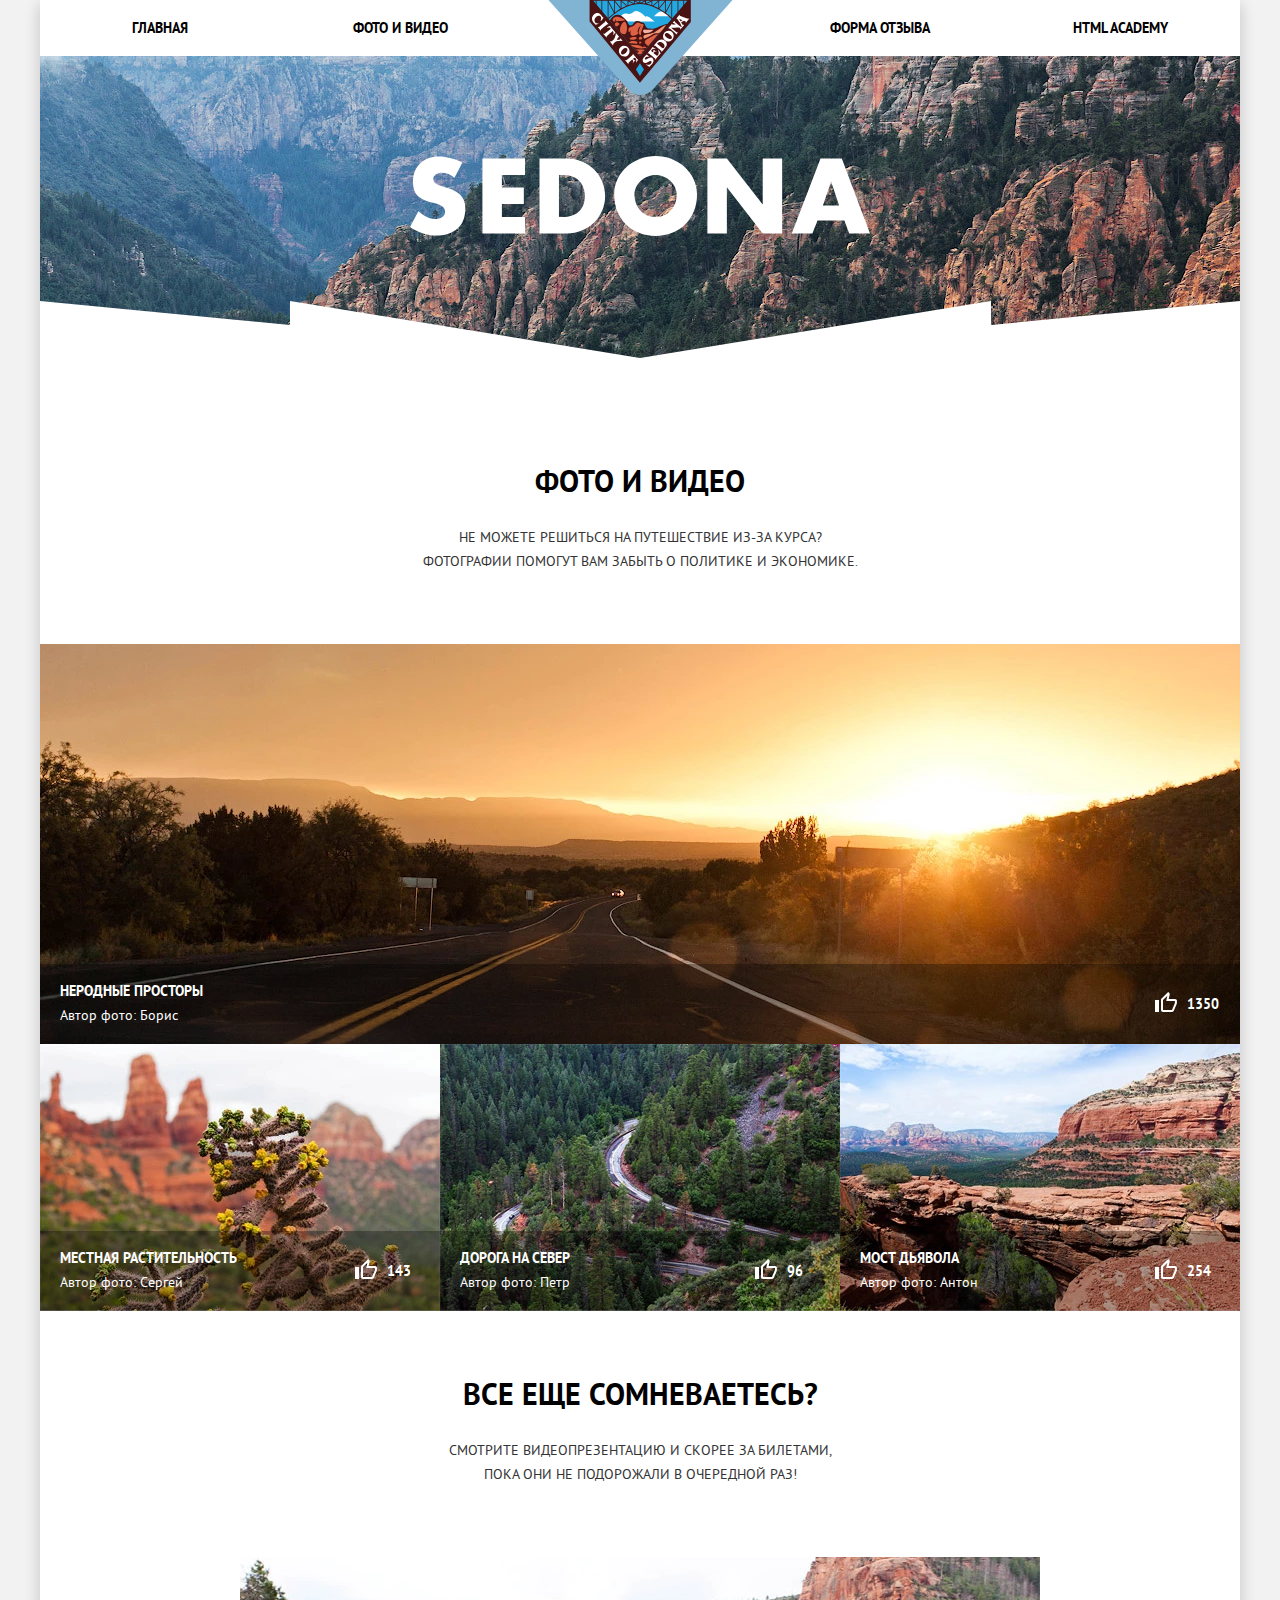
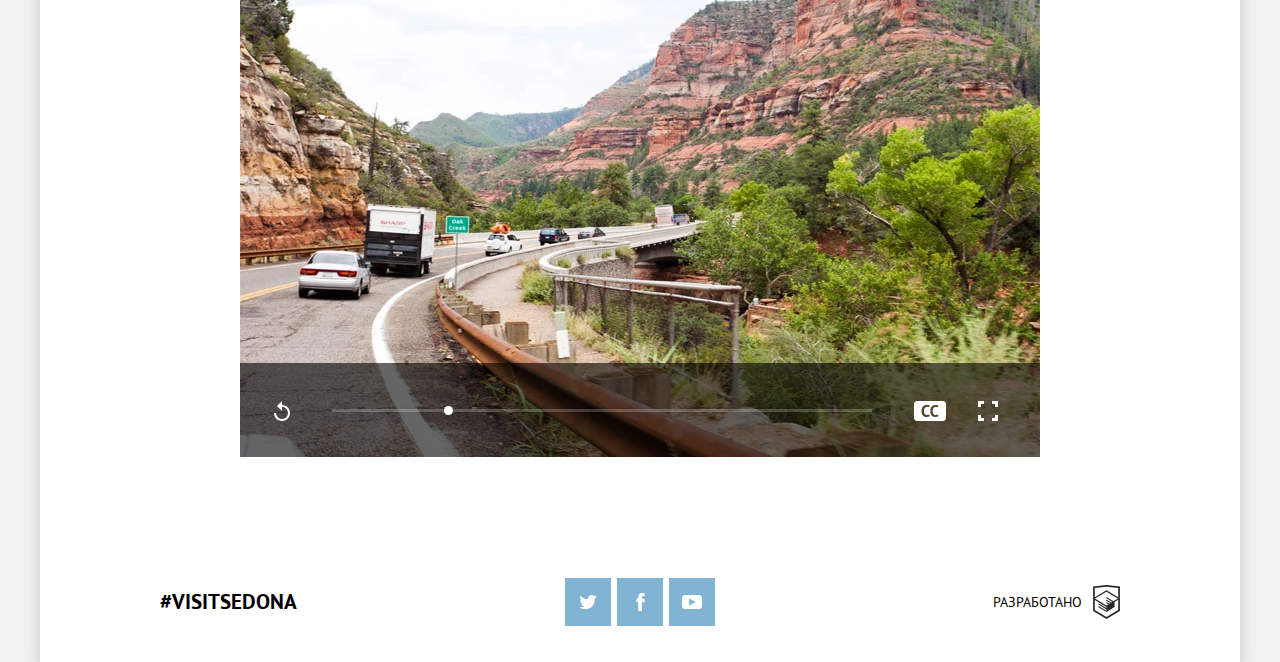
<file: photo.html>
<!DOCTYPE html><html lang="ru"><head><meta charset="UTF-8"><meta name="viewport" content="width=device-width,initial-scale=1"><title>HTML Academy: Седона</title><link rel="preload" href="fonts/ptsans.woff2" as="font"><link rel="preload" href="fonts/ptsansbold.woff2" as="font"><link rel="stylesheet" href="css/style.min.css"></head><body class="page-body page-body--inner"><div style="display: none"><svg xmlns="http://www.w3.org/2000/svg" xmlns:xlink="http://www.w3.org/1999/xlink"><symbol id="icon-cross" viewbox="0 0 22.199 22.199"><polygon points="22.199,2.804 19.396,0 11.1,8.297 2.804,0 0,2.803 8.297,11.1 0,19.396 2.803,22.199 11.1,13.902 19.396,22.199 22.199,19.396 13.903,11.1 "></polygon></symbol><symbol id="icon-facebook" viewbox="0 0 8.672 18.944"><path d="M6.275,3.356c0.799,0,1.599,0,2.398,0c0-1.119,0-2.237,0-3.356c-0.959,0-1.92,0-2.878,0C2.656,0.181,1.54,2.387,1.948,6.114 H0v3.518h1.959c0,3.104,0,6.208,0,9.312c1.279,0,2.559,0,3.837,0c0-3.104,0-6.208,0-9.312h2.857V6.114H5.787 C5.765,5.069,5.75,3.709,6.275,3.356z"></path></symbol><symbol id="icon-htmlacademy" viewbox="0 0 39.4 50"><path d="M19.9,0h-0.2L0,2.1v36.2L19.7,50l19.7-11.7V2.1C39.4,2.1,19.9,0,19.9,0z M36.9,36.8L19.7,47L2.5,36.8V22l17.1,10.2V34L7.9,27v1.8l11.8,7.1v1.9l-11.8-7v1.8l11.8,7l11.9-7.1v-7.6l5.3-3.2V36.8z M36.8,19.8l-4.7,2.8l-2.2,1.3l-10.3-6.1v1.8l8.8,5.3h-0.1L28.1,25l-1.3,0.7l-7.3-4.3v1.8l5.8,3.4l-1.4,0.9l-4.3-2.6v1.8l2.9,1.7l-2.9,1.7L2.6,20l17-10.2C19.6,9.8,36.8,19.8,36.8,19.8zM36.9,18L19.6,7.8L2.5,18V4.4l17.2-1.8l17.2,1.8C36.9,4.4,36.9,18,36.9,18z"></path></symbol><symbol id="icon-like" viewbox="0 0 22 20"><g id="Page-1"><g id="Core" transform="translate(-295.000000, -464.000000)"><g id="thumb-up" transform="translate(295.000000, 464.000000)"><path id="Shape" d="M12.383,3.646l-0.637,2.929L11.219,9H13.7h6.2v2c0,0.018,0,0.037,0.001,0.058L17,18H8V8.029 l0.014-0.015L12.383,3.646 M2,10v8V10 M13.2,0L6.6,6.6C6.2,6.9,6,7.4,6,8v10c0,1.1,0.9,2,2,2h9c0.8,0,1.5-0.5,1.8-1.2l3-7.1 C21.9,11.5,21.9,11.2,21.9,11V9H22c0-1.1-0.9-2-2-2h-6.3l1-4.6V2.1c0-0.4-0.2-0.8-0.4-1.1L13.2,0L13.2,0z M4,8H0v12h4V8L4,8z M22,9c0,0.033,0,0.044,0,0.044V9L22,9z"></path></g></g></g></symbol><symbol id="icon-mail" viewbox="0 0 16 16"><path d="M8,10c-0.266,0-0.5-0.094-1-0.336L0,6v7c0,0.55,0.45,1,1,1h14c0.55,0,1-0.45,1-1V6L9,9.664C8.5,9.906,8.266,10,8,10z M15,2 H1C0.45,2,0,2.45,0,3v0.758l8,4.205l8-4.205V3C16,2.45,15.55,2,15,2z"></path></symbol><symbol id="icon-menu" viewbox="0 0 22.928 21.982"><g><rect width="22.928" height="3.964"></rect><rect y="9.009" width="22.928" height="3.964"></rect><rect y="18.018" width="22.928" height="3.964"></rect></g></symbol><symbol id="icon-phone" viewbox="0 0 18 18"><g id="Page-1"><g id="Icons-Communication" transform="translate(-85.000000, -126.000000)"><g id="phone" transform="translate(85.000000, 126.000000)"><path id="Shape" fill="#010101" d="M3.6,7.8C5,10.6,7.4,12.9,10.2,14.4l2.2-2.2c0.3-0.3,0.699-0.4,1-0.2c1.1,0.4,2.3,0.6,3.6,0.6 c0.6,0,1,0.4,1,1V17c0,0.6-0.4,1-1,1C7.6,18,0,10.4,0,1c0-0.6,0.4-1,1-1h3.5c0.6,0,1,0.4,1,1c0,1.2,0.2,2.4,0.6,3.6 c0.1,0.3,0,0.7-0.2,1L3.6,7.8L3.6,7.8z"></path></g></g></g></symbol><symbol id="icon-tick" viewbox="0 0 23.049 16.249"><path d="M22.801,1.299L21.75,0.248c-0.331-0.331-0.872-0.331-1.203,0L8.693,12.102L2.502,5.911c-0.331-0.331-0.872-0.331-1.203,0 L0.248,6.962c-0.331,0.331-0.331,0.872,0,1.202l7.837,7.837c0.167,0.167,0.388,0.248,0.608,0.246c0.22,0.002,0.44-0.079,0.608-0.246 l13.5-13.5C23.132,2.171,23.132,1.63,22.801,1.299z"></path></symbol><symbol id="icon-twitter" viewbox="0 0 17.5 14.663"><g id="W6EeEF_1_"><g><path fill-rule="evenodd" clip-rule="evenodd" d="M11.283,0.153c1.736-0.484,3.074,0.264,3.685,1.15 c0.694-0.225,1.372-0.47,2.072-0.69c-0.004,0.841-0.538,1.478-0.883,1.728C16.861,2.506,17.5,1.86,17.5,1.86 c-0.175,0.977-1.035,1.746-1.611,1.977C15.65,10.429,12.617,14.793,5.507,14.66c-0.538,0,0.077,0-0.46,0 c-0.422,0-4.29-0.45-5.047-1.843c2.341,0.192,4.011-0.412,4.835-1.15c-0.989-0.293-2.761-0.464-3.07-2.881 c0.362,0.105,0.583,0.223,1.228,0.117C1.757,8.067,0.385,7.366,0.461,5.218c0.294,0.319,1.1,0.523,1.381,0.461 c-0.725-0.235-2.03-3.281-0.921-4.836C2.794,2.655,4.769,4.364,8.29,4.528C8.506,2.288,9.461,0.788,11.283,0.153z"></path></g></g></symbol><symbol id="icon-video-fullscreen" viewbox="0 0 20 20"><g><polygon points="0,0 0,3 0,6 3,6 3,3 6,3 6,0 3,0"></polygon><polygon points="3,14 0,14 0,17 0,20 3,20 6,20 6,17 3,17"></polygon><polygon points="17,0 14,0 14,3 17,3 17,6 20,6 20,3 20,0"></polygon><polygon points="17,17 14,17 14,20 17,20 20,20 20,17 20,14 17,14"></polygon></g></symbol><symbol id="icon-video-replay" viewbox="0 0 16 20"><path d="M8,4V0L3,5l5,5V6c3.315,0,6,2.686,6,6s-2.685,6-6,6s-6-2.686-6-6H0c0,4.42,3.58,8,8,8s8-3.58,8-8S12.42,4,8,4z"></path></symbol><symbol id="icon-video-subtitles" viewbox="0 0 32 20"><path d="M29,0H3C1.35,0,0,1.35,0,3v14c0,1.65,1.35,3,3,3h26c1.65,0,3-1.35,3-3V3C32,1.35,30.65,0,29,0z M14.403,15.854c-0.545,0.108-1.104,0.164-1.678,0.164c-0.694,0-1.354-0.107-1.976-0.323c-0.623-0.214-1.172-0.562-1.646-1.041 s-0.852-1.103-1.133-1.868C7.69,12.02,7.551,11.091,7.551,10c0-1.134,0.157-2.085,0.471-2.851c0.315-0.768,0.723-1.384,1.224-1.854  c0.502-0.468,1.062-0.804,1.679-1.008c0.616-0.204,1.233-0.307,1.852-0.307c0.66,0,1.22,0.045,1.678,0.134  c0.457,0.087,0.835,0.192,1.133,0.313L15.14,6.347c-0.254-0.121-0.555-0.209-0.902-0.265C13.891,6.027,13.47,6,12.973,6 c-0.915,0-1.649,0.325-2.206,0.977c-0.558,0.651-0.836,1.663-0.836,3.031c0,0.598,0.067,1.142,0.199,1.632  c0.132,0.493,0.334,0.913,0.603,1.26c0.271,0.349,0.607,0.619,1.01,0.812c0.402,0.193,0.867,0.29,1.396,0.29  c0.496,0,0.915-0.049,1.257-0.148c0.342-0.099,0.639-0.227,0.893-0.38l0.463,1.841C15.398,15.564,14.949,15.745,14.403,15.854z   M23.101,15.854c-0.545,0.108-1.105,0.164-1.678,0.164c-0.694,0-1.354-0.107-1.976-0.323c-0.623-0.214-1.172-0.562-1.646-1.041  s-0.852-1.103-1.133-1.868c-0.281-0.767-0.421-1.695-0.421-2.786c0-1.134,0.157-2.085,0.471-2.851  c0.314-0.768,0.723-1.384,1.223-1.854c0.502-0.468,1.062-0.804,1.68-1.008c0.616-0.204,1.233-0.307,1.851-0.307 c0.661,0,1.221,0.045,1.678,0.134c0.458,0.087,0.836,0.192,1.133,0.313l-0.446,1.918c-0.253-0.121-0.554-0.209-0.901-0.265  C22.588,6.027,22.166,6,21.67,6c-0.915,0-1.649,0.325-2.206,0.977c-0.558,0.651-0.836,1.663-0.836,3.031  c0,0.598,0.067,1.142,0.199,1.632c0.132,0.493,0.334,0.913,0.603,1.26c0.271,0.349,0.606,0.619,1.009,0.812 c0.402,0.193,0.868,0.29,1.396,0.29c0.497,0,0.915-0.049,1.257-0.148c0.342-0.099,0.64-0.227,0.894-0.38l0.463,1.841  C24.096,15.564,23.646,15.745,23.101,15.854z"></path></symbol><symbol id="icon-youtube" viewbox="0 0 19.979 14.015"><path d="M17.145,0H2.835C1.275,0,0,1.275,0,2.835v8.345c0,1.56,1.275,2.835,2.835,2.835h14.31c1.56,0,2.835-1.275,2.835-2.835V2.835 C19.979,1.275,18.704,0,17.145,0z M7.036,10.392V3.623l6.769,3.384L7.036,10.392z"></path></symbol></svg></div><header class="page-header"><nav class="page-header__nav"><ul class="page-header__list site-list"><li class="site-list__item"><a href="index.html">Главная</a></li><li class="site-list__item site-list__item--active"><a>Фото и Видео</a></li><li class="site-list__item"><a href="form.html">Форма отзыва</a></li><li class="site-list__item"><a href="https://htmlacademy.ru/intensive/adaptive" target="_blank">Html Academy</a></li></ul><div class="page-header__wrapper"><a class="page-header__logo" href="index.html" aria-label="Логотип сайта, ссылается на главную страницу"><picture><source media="(min-width: 1200px)" srcset="img/logo-sedona-desktop.svg"><source media="(min-width: 768px)" srcset="img/logo-sedona-tablet.svg"><img class="page-header__logo-image" src="img/logo-sedona-mobile.svg" width="102" height="83" alt="Логотип сайта"></picture></a><button class="page-header__menu-toggle" type="button">Открить список меню</button></div></nav><section class="greeting-banner greeting-banner--position"><h2 class="visually-hidden">Привецтвенный текст</h2><img class="greeting-banner__item-text greeting-banner__item-text--layout" src="img/text-sedona.svg" width="229" height="39" alt="Добро пожаловать в город Седона!"></section></header><main class="page-main page-main--wrapper"><div class="title-wrapper"><div class="layot-positioner"><h1 class="title-wrapper__title title-wrapper__title--photo">Фото и видео</h1><h2 class="title-wrapper__subtitle title-wrapper__subtitle--photo">Не можете решиться на путешествие из-за курса? Фотографии помогут вам забыть о политике и экономике.</h2></div></div><ul class="photo-list"><li class="photo-list__item"><div class="photo-list__wrapper-center layot-positioner"><a><picture><source type="image/webp" media="(min-width: 1200px)" srcset="img/photo-sunset-desktop@1x.webp, img/photo-sunset-desktop@2x.webp 2x"><source type="image/webp" media="(min-width: 768px)" srcset="img/photo-sunset-tablet@1x.webp, img/photo-sunset-tablet@2x.webp 2x"><source type="image/webp" srcset="img/photo-sunset-mobile@1x.webp, img/photo-sunset-mobile@2x.webp 2x"><source media="(min-width: 1200px)" srcset="img/photo-sunset-desktop@1x.jpg, img/photo-sunset-desktop@2x.jpg 2x"><source media="(min-width: 768px)" srcset="img/photo-sunset-tablet@1x.jpg, img/photo-sunset-tablet@2x.jpg 2x"><img class="photo-list__image" src="img/photo-sunset-mobile@1x.jpg" srcset="img/photo-sunset-mobile@2x.jpg 2x" width="280" height="280" alt="Фотография: Неродные просторы"></picture></a><div class="photo-list__paragraph-wrapper"><p class="photo-list__title">Неродные просторы</p><p class="photo-list__autor">Автор фото: Борис</p><button class="photo-list__button-like" type="button" aria-label="Поставить лайк"><svg class="photo-list__icon" width="22" height="20"><use xlink:href="#icon-like"></use></svg> <span class="photo-list__number">1350</span></button></div></div></li><li class="photo-list__item"><div class="photo-list__wrapper layot-positioner"><a><picture><source type="image/webp" media="(min-width: 1200px)" srcset="img/photo-cactus-desktop@1x.webp, img/photo-cactus-desktop@2x.webp 2x"><source type="image/webp" media="(min-width: 768px)" srcset="img/photo-cactus-tablet@1x.webp, img/photo-cactus-tablet@2x.webp 2x"><source type="image/webp" srcset="img/photo-cactus-mobile@1x.webp, img/photo-cactus-mobile@2x.webp 2x"><source media="(min-width: 1200px)" srcset="img/photo-cactus-desktop@1x.jpg, img/photo-cactus-desktop@2x.jpg 2x"><source media="(min-width: 768px)" srcset="img/photo-cactus-tablet@1x.jpg, img/photo-cactus-tablet@2x.jpg 2x"><img class="photo-list__image" src="img/photo-cactus-mobile@1x.jpg" srcset="img/photo-cactus-mobile@2x.jpg 2x" width="280" height="280" alt="Фотография: Местная растительность"></picture></a><div class="photo-list__paragraph-wrapper"><p class="photo-list__title">Местная растительность</p><p class="photo-list__autor">Автор фото: Сергей</p><button class="photo-list__button-like" type="button" aria-label="Поставить лайк"><svg class="photo-list__icon" width="22" height="20"><use xlink:href="#icon-like"></use></svg> <span class="photo-list__number">143</span></button></div></div></li><li class="photo-list__item"><div class="photo-list__wrapper layot-positioner"><a><picture><source type="image/webp" media="(min-width: 1200px)" srcset="img/photo-roads-desktop@1x.webp, img/photo-roads-desktop@2x.webp 2x"><source type="image/webp" media="(min-width: 768px)" srcset="img/photo-roads-tablet@1x.webp, img/photo-roads-tablet@2x.webp 2x"><source type="image/webp" srcset="img/photo-roads-mobile@1x.webp, img/photo-roads-mobile@2x.webp 2x"><source media="(min-width: 1200px)" srcset="img/photo-roads-desktop@1x.jpg, img/photo-roads-desktop@2x.jpg 2x"><source media="(min-width: 768px)" srcset="img/photo-roads-tablet@1x.jpg, img/photo-roads-tablet@2x.jpg 2x"><img class="photo-list__image" src="img/photo-roads-mobile@1x.jpg" srcset="img/photo-roads-mobile@2x.jpg 2x" width="280" height="280" alt="Фотография: Дорога на север"></picture></a><div class="photo-list__paragraph-wrapper"><p class="photo-list__title">Дорога на север</p><p class="photo-list__autor">Автор фото: Петр</p><button class="photo-list__button-like" type="button" aria-label="Поставить лайк"><svg class="photo-list__icon" width="22" height="20"><use xlink:href="#icon-like"></use></svg> <span class="photo-list__number">96</span></button></div></div></li><li class="photo-list__item"><div class="photo-list__wrapper layot-positioner"><a><picture><source type="image/webp" media="(min-width: 1200px)" srcset="img/photo-bridge-desktop@1x.webp, img/photo-bridge-desktop@2x.webp 2x"><source type="image/webp" media="(min-width: 768px)" srcset="img/photo-bridge-tablet@1x.webp, img/photo-bridge-tablet@2x.webp 2x"><source type="image/webp" srcset="img/photo-bridge-mobile@1x.webp, img/photo-bridge-mobile@2x.webp 2x"><source media="(min-width: 1200px)" srcset="img/photo-bridge-desktop@1x.jpg, img/photo-bridge-desktop@2x.jpg 2x"><source media="(min-width: 768px)" srcset="img/photo-bridge-tablet@1x.jpg, img/photo-bridge-tablet@2x.jpg 2x"><img class="photo-list__image" src="img/photo-bridge-mobile@1x.jpg" srcset="img/photo-bridge-mobile@2x.jpg 2x" width="280" height="280" alt="Фотография: Мост дьявола"></picture></a><div class="photo-list__paragraph-wrapper"><p class="photo-list__title">Мост дьявола</p><p class="photo-list__autor">Автор фото: Антон</p><button class="photo-list__button-like" type="button" aria-label="Поставить лайк"><svg class="photo-list__icon" width="22" height="20"><use xlink:href="#icon-like"></use></svg> <span class="photo-list__number">254</span></button></div></div></li></ul><section class="form-ofer"><div class="layot-positioner form-ofer__wrapper-photo"><h2 class="visually-hidden">Видео нашего городка - Седона</h2><p class="form-ofer__like-h1 form-ofer__like-h1--photo">Все еще сомневаетесь?</p><p class="form-ofer__text form-ofer__text--photo">Смотрите видеопрезентацию и скорее за билетами, пока они не подорожали в очередной раз!</p></div><section class="video"><h2 class="visually-hidden">Видео про город седона</h2><picture><source type="image/webp" media="(min-width: 1200px)" srcset="img/video-desktop@1x.webp, img/video-desktop@2x.webp 2x"><source type="image/webp" media="(min-width: 768px)" srcset="img/video-tablet@1x.webp, img/video-tablet@2x.webp 2x"><source type="image/webp" srcset="img/video-mobile@1x.webp, img/video-mobile@2x.webp 2x"><source media="(min-width: 1200px)" srcset="img/video-desktop@1x.jpg, img/video-desktop@2x.jpg 2x"><source media="(min-width: 768px)" srcset="img/video-tablet@1x.jpg, img/video-tablet@2x.jpg 2x"><img class="video__image" src="img/video-mobile@1x.jpg" srcset="img/video-mobile@2x.jpg 2x" width="320" height="200" alt="Видео нашего городка"></picture><div class="video__range-filter layot-positioner"><div class="video__range-box"><div class="video__scale"></div><button class="video__toggle"></button></div><div class="video__controls-wrapper"><button class="video__button video__button--replay" type="button" aria-label="Начать просмотр сначала"><svg class="video__icon" width="16" height="20"><use xlink:href="#icon-video-replay"></use></svg></button> <button class="video__button video__button--subtitles" type="button" aria-label="cc"><svg class="video__icon" width="32" height="20"><use xlink:href="#icon-video-subtitles"></use></svg></button> <button class="video__button video__button--fullscreen" type="button" aria-label="Развернуть видео на весь экран"><svg class="video__icon" width="20" height="20"><use xlink:href="#icon-video-fullscreen"></use></svg></button></div></div></section></section></main><footer class="page-footer"><p class="page-footer__like-h1">#Visitsedona</p><section class="socials socials--indent"><h3 class="visually-hidden">Мы в социальных сетях</h3><ul class="socials__list"><li class="socials__item"><a class="socials__link" href="#"><span class="visually-hidden">Твиттер</span> <svg class="socials__icon" width="18" height="14"><use xlink:href="#icon-twitter"></use></svg></a></li><li class="socials__item"><a class="socials__link" href="#"><span class="visually-hidden">Фейсбук</span> <svg class="socials__icon" width="9" height="18"><use xlink:href="#icon-facebook"></use></svg></a></li><li class="socials__item"><a class="socials__link" href="#"><span class="visually-hidden">Ютуб</span> <svg class="socials__icon" width="20" height="14"><use xlink:href="#icon-youtube"></use></svg></a></li></ul></section><div class="wrapper-copyright"><p class="wrapper-copyright__text">Разработано</p><a class="wrapper-copyright__academy-logo" href="https://htmlacademy.ru/intensive/adaptive" target="_blank" aria-label="Перейти на страницу HTML Academy"><svg class="wrapper-copyright__icon" width="27" height="34"><use xlink:href="#icon-htmlacademy"></use></svg></a></div></footer><script>// Picture element HTML5 shiv
      document.createElement( "picture" );</script><script src="js/picturefill.js"></script><script src="js/menu.js"></script></body></html>
</file>
<file: css/style.min.css>
@font-face{font-family:"PT Sans";font-weight:400;font-style:normal;font-display:swap;src:url(../fonts/ptsans.woff2) format("woff2"),url(../fonts/ptsans.woff) format("woff")}@font-face{font-family:"PT Sans";font-weight:700;font-style:normal;font-display:swap;src:url(../fonts/ptsansbold.woff2) format("woff2"),url(../fonts/ptsansbold.woff) format("woff")}
/*! normalize.css v8.0.0 | MIT License | github.com/necolas/normalize.css */
html{line-height:1.15;-webkit-text-size-adjust:100%;-webkit-box-sizing:border-box;box-sizing:border-box;background-color:#f2f2f2}body{margin:0}h1{font-size:2em;margin:.67em 0}hr{-webkit-box-sizing:content-box;box-sizing:content-box;height:0;overflow:visible}code,kbd,pre,samp{font-family:monospace,monospace;font-size:1em}a{background-color:transparent}abbr[title]{border-bottom:none;-webkit-text-decoration:underline dotted;text-decoration:underline dotted}b,strong{font-weight:bolder}small{font-size:80%}sub,sup{font-size:75%;line-height:0;position:relative;vertical-align:baseline}sub{bottom:-.25em}sup{top:-.5em}img{border-style:none}button,input,optgroup,select,textarea{font-family:inherit;font-size:100%;line-height:1.15;margin:0}button,input{overflow:visible}button,select{text-transform:none}[type=button],[type=reset],[type=submit],button{-webkit-appearance:button}[type=button]::-moz-focus-inner,[type=reset]::-moz-focus-inner,[type=submit]::-moz-focus-inner,button::-moz-focus-inner{border-style:none;padding:0}[type=button]:-moz-focusring,[type=reset]:-moz-focusring,[type=submit]:-moz-focusring,button:-moz-focusring{outline:1px dotted ButtonText}fieldset{padding:.35em .75em .625em}legend{color:inherit;display:table;max-width:100%;white-space:normal}progress{vertical-align:baseline}textarea{overflow:auto}[type=checkbox],[type=radio],legend{-webkit-box-sizing:border-box;box-sizing:border-box;padding:0}[type=number]::-webkit-inner-spin-button,[type=number]::-webkit-outer-spin-button{height:auto}[type=search]{-webkit-appearance:textfield;outline-offset:-2px}[type=search]::-webkit-search-decoration{-webkit-appearance:none}::-webkit-file-upload-button{-webkit-appearance:button;font:inherit}details{display:block}summary{display:list-item}.form-ofer__text br,[hidden],template{display:none}*,::after,::before{-webkit-box-sizing:inherit;box-sizing:inherit}.layot-positioner{width:100%;padding:0 6.25%}@media (min-width:768px){.layot-positioner{padding:0}}.visually-hidden{position:absolute;width:1px;height:1px;margin:-1px;padding:0;border:0;clip:rect(0 0 0 0);overflow:hidden}a[href]{cursor:pointer}.advantages-list{margin:0;padding:0;list-style:none;display:-webkit-box;display:-ms-flexbox;display:flex;-webkit-box-orient:vertical;-webkit-box-direction:normal;-ms-flex-direction:column;flex-direction:column}@media (min-width:768px){.advantages-list{-webkit-box-orient:horizontal;-webkit-box-direction:normal;-ms-flex-direction:row;flex-direction:row;-ms-flex-wrap:wrap;flex-wrap:wrap}}.advantages-list__item{background-color:#eee}.advantages-list__item:nth-last-child(2) .advantages-list__border{border:0}@media (min-width:768px){.advantages-list__item{width:33.33333333%}}.advantages-list__like-h1{margin:27px 0 9px;font-size:18px;line-height:26px;font-weight:700;text-align:center;color:#000}@media (min-width:768px){.advantages-list__like-h1{padding-right:30px;padding-left:30px;font-size:21px}}@media (min-width:1200px){.advantages-list__like-h1{padding-right:80px;padding-left:80px}}.advantages-list__item--order{-webkit-box-ordinal-group:0;-ms-flex-order:-1;order:-1}@media (min-width:768px){.advantages-list__item--order{width:100%}}.advantages-list__item--blu-background{color:#fff;background-color:#81b3d2}.advantages-list__item--blu-background:first-of-type{-webkit-box-ordinal-group:-1;-ms-flex-order:-2;order:-2;margin-top:5px;padding-top:40px;background-image:url(../img/bg-triangle.svg);background-repeat:no-repeat;background-position:center top}.advantages-list__item--blu-background .advantages-list__like-h1{margin-top:37px;margin-bottom:11px;color:#fff}@media (min-width:768px){.advantages-list__item--blu-background .advantages-list__like-h1{margin-top:45px;padding-right:0;padding-left:0}}@media (min-width:1200px){.advantages-list__item--blu-background .advantages-list__like-h1{margin-top:52px;padding-right:40px;padding-left:40px}}@media (min-width:768px){.advantages-list__item--blu-background .advantages-list__number{margin-bottom:20px}}.advantages-list__item--blu-background .advantages-list__text{margin:0 0 40px;text-align:center}@media (min-width:768px){.advantages-list__item--blu-background{display:-webkit-box;display:-ms-flexbox;display:flex;width:100%}.advantages-list__item--blu-background:first-of-type{background-image:none;padding-top:0;margin-top:0}.advantages-list__item--blu-background:first-of-type .advantages-list__text{padding:0 5px}.advantages-list__item--blu-background .layot-positioner{padding:0 5.5%}}@media (min-width:1200px){.advantages-list__item--blu-background:nth-of-type(2) .advantages-list__text{padding:0}.advantages-list__item--blu-background:nth-of-type(2) .advantages-list__image{margin-top:-75px}.advantages-list__item--blu-background:nth-of-type(2) .layot-positioner{padding:0 7%}.advantages-list__item--blu-background .layot-positioner{width:400px;padding:0 5%}.advantages-list__img-wrapper{width:800px;height:256px;overflow:hidden}}@media (min-width:768px){.advantages-list__order-img{-webkit-box-ordinal-group:2;-ms-flex-order:1;order:1}}.advantages-list__number{margin:0 0 14px;text-align:center}@media (min-width:768px){.advantages-list__number{margin-bottom:22px}}.advantages-list__text{margin:0 0 28px;text-align:center}.advantages-list__text--layout{padding-right:15px;padding-left:15px}.advantages-list__border{width:87.5%;margin-right:6.25%;margin-left:6.25%;text-align:center;border-bottom:1px solid #d6d6d6}@media (min-width:768px){.advantages-list__border{width:100%;margin:0;padding:18px 10% 16px;border:0}}@media (min-width:1200px){.advantages-list__border{padding-bottom:37px}}.advantages-list__image{display:block;background-color:#8b906d}@media (min-width:768px){.advantages-list__image{width:512px;height:256px}}@media (min-width:1200px){.advantages-list__image{width:800px;height:400px;margin-top:-70px}}.button{display:inline-block;width:280px;padding:16px 15px;font-size:21px;line-height:26px;font-weight:700;color:#fff;text-align:center;text-decoration:none;background-color:#81b3d2;border:0}.button:hover{background-color:#669ec0}.button:active{background-color:#5496bd;color:rgba(255,255,255,.3)}@media (min-width:768px){.filters-form{display:-webkit-box;display:-ms-flexbox;display:flex;-ms-flex-wrap:wrap;flex-wrap:wrap;-webkit-box-align:start;-ms-flex-align:start;align-items:flex-start;-webkit-box-pack:justify;-ms-flex-pack:justify;justify-content:space-between}}@media (min-width:1200px){.filters-form{padding:0 10% 7px}}.filters-form__section{margin:0;padding:0 0 5px;border:0}@media (min-width:768px){.filters-form__section{border-top:1px solid #dbdbdb}.filters-form__section .filters-form__title{padding-left:60px;padding-right:60px}.filters-form__section:nth-of-type(1){width:265px;border-top:none}.filters-form__section:nth-of-type(1) .filters-form__title{padding-bottom:57px;padding-left:0;padding-right:0;text-align:left}.filters-form__section:nth-of-type(2){width:100%}.filters-form__section:nth-of-type(2) .filters-form__title{padding-bottom:24px}.filters-form__section:nth-of-type(3){-webkit-box-ordinal-group:0;-ms-flex-order:-1;order:-1;margin-right:58px;margin-bottom:53px;border-right:1px solid #dbdbdb;border-top:none}.filters-form__section:nth-of-type(3) .filters-form__title{padding-bottom:73px;padding-left:0;padding-right:0;text-align:left}.filters-form__section:nth-of-type(4) .filters-form__title{width:400px;padding-top:15px;margin-bottom:35px}.filters-form__section:nth-of-type(5){width:100%;padding-bottom:58px}.filters-form__section:nth-of-type(5) .filters-form__title{padding-top:16px;padding-left:75px;padding-right:75px;margin-bottom:39px}}@media (min-width:1200px){.filters-form__section:nth-of-type(2) .filters-form__title{margin-bottom:50px}.filters-form__section:nth-of-type(3){-webkit-box-flex:1;-ms-flex-positive:1;flex-grow:1;width:324px;margin-left:5px;margin-right:50px;margin-bottom:50px}.filters-form__section:nth-of-type(3) .filters-form__title{padding-left:77px}.filters-form__section:nth-of-type(1){-webkit-box-flex:1;-ms-flex-positive:1;flex-grow:1;margin-left:30px}.filters-form__section:nth-of-type(4){width:100%;padding-bottom:3px}.filters-form__section:nth-of-type(4) .filters-form__title{margin-bottom:36px}}.filters-form__title{display:inline-block;width:320px;padding-top:18px;padding-bottom:20px;font-size:18px;line-height:26px;font-weight:700;color:#000;text-align:center;text-transform:uppercase;border-top:1px solid #e5e5e5}@media (min-width:768px){.filters-form__title{display:block;width:auto;font-size:21px;border:0}}.filters-form__wrapper{width:100%;padding:0 6.25%}@media (min-width:768px){.filters-form__wrapper{padding:0}}.filters-form__paragraph-name{display:-webkit-box;display:-ms-flexbox;display:flex;margin:0 0 20px}.filters-form__title-input{width:100%;padding:16px 22px;font-family:inherit;font-size:18px;line-height:26px;font-weight:700;color:#000;border:0;background-color:#f2f2f2}.filters-form__title-input:hover{background-color:#e5e5e5;border:0}.filters-form__title-input:focus{border:0;background-color:#fff;outline-color:#e5e5e5}.filters-form__title-input::-webkit-input-placeholder{opacity:1;color:#000}.filters-form__title-input::-ms-input-placeholder{opacity:1;color:#000}.filters-form__title-input::placeholder{opacity:1;color:#000}.filters-form__title-label{-ms-flex-item-align:center;align-self:center;justify-self:center;padding-right:14px;line-height:26px;text-transform:uppercase}.filters-form__paragraph-contacts{position:relative;margin:0}.filters-form__paragraph-contacts .filters-form__title-label{display:inline-block;padding-left:22px;margin-bottom:7px}.filters-form__paragraph-contacts .filters-form__title-input{display:inline-block;margin-bottom:13px;padding-right:58px}@media (min-width:768px){.filters-form__paragraph-contacts{margin-bottom:10px}}@media (min-width:1200px){.filters-form__paragraph-contacts{display:-webkit-box;display:-ms-flexbox;display:flex;-webkit-box-flex:1;-ms-flex-positive:1;flex-grow:1;-ms-flex-negative:1;flex-shrink:1;-webkit-box-pack:end;-ms-flex-pack:end;justify-content:flex-end}.filters-form__paragraph-contacts:first-of-type{margin-right:79px}.filters-form__paragraph-contacts .filters-form__title-label{padding-left:0}.filters-form__paragraph-contacts .filters-form__title-input{width:315px}}.filters-form__paragraph-contacts--icon-phone::after{content:"";position:absolute;right:0;top:50%;margin-top:-19px;width:58px;height:58px;background-color:#e6e6e6;background-image:url(../img/icon-phone.svg);background-repeat:no-repeat;background-position:50% 50%;z-index:1}@media (min-width:1200px){.filters-form__paragraph-contacts--icon-phone::after{margin-top:-35px}}.filters-form__paragraph-contacts--icon-email::after{content:"";position:absolute;right:0;top:50%;margin-top:-19px;width:58px;height:58px;background-color:#e6e6e6;background-image:url(../img/icon-mail.svg);background-repeat:no-repeat;background-position:50% 50%;z-index:1}@media (min-width:1200px){.filters-form__paragraph-contacts--icon-email::after{margin-top:-35px}}.filters-form__section--contacts{padding-bottom:15px}@media (min-width:1200px){.filters-form__wrapper--flex-desktop{display:-webkit-box;display:-ms-flexbox;display:flex;-webkit-box-pack:justify;-ms-flex-pack:justify;justify-content:space-between}}.filters-form__wrapper-radio{margin:0;list-style:none;width:100%;padding:15px 6.25% 0;font-size:18px;line-height:26px;font-weight:700;color:#000}@media (min-width:768px){.filters-form__wrapper-radio{display:-webkit-box;display:-ms-flexbox;display:flex;-webkit-box-orient:vertical;-webkit-box-direction:normal;-ms-flex-direction:column;flex-direction:column;padding:0 63px 0 0}}@media (min-width:1200px){.filters-form__wrapper-radio{padding-right:0;width:475px}}.filters-form__radio-item{display:inline-block;position:relative;padding-left:79px;margin-bottom:44px;-webkit-user-select:none;-moz-user-select:none;-ms-user-select:none;user-select:none}.filters-form__radio-item label{position:relative;display:block;cursor:pointer}.filters-form__radio-item:active label::after{opacity:.3}@media (min-width:768px){.filters-form__radio-item{margin-bottom:52px;padding-left:77px}.filters-form__radio-item:last-of-type{margin-bottom:15px}}.filters-form__input-radio+label::before{content:"";position:absolute;top:50%;left:-79px;margin-top:-29px;width:56px;height:56px;border-radius:50%;background-color:#f2f2f2}.filters-form__input-radio:checked+label::after{content:"";position:absolute;top:50%;left:-62px;margin-top:-11px;width:22px;height:22px;border-radius:50%;background-color:#333}.filters-form__input-radio:hover+label::before{background-color:#e5e5e5}.filters-form__input-radio:active+label::before{background-color:#d5d5d5}.filters-form__input-radio:focus+label::before{background-color:#d5d5d5}.filters-form__section--position{padding-bottom:0}.filters-form__wrapper-checkbox{margin:0;list-style:none;width:100%;padding:10px 6.25% 0;font-size:18px;line-height:26px;font-weight:700;color:#000}@media (min-width:768px){.filters-form__wrapper-checkbox{display:-webkit-box;display:-ms-flexbox;display:flex;-ms-flex-wrap:wrap;flex-wrap:wrap;width:100%;padding:0 0 0 14.6%}}@media (min-width:1200px){.filters-form__wrapper-checkbox{-webkit-box-pack:justify;-ms-flex-pack:justify;justify-content:space-between;padding:0}}.filters-form__checkbox-item{padding-left:79px;margin-bottom:54px;-webkit-user-select:none;-moz-user-select:none;-ms-user-select:none;user-select:none}.filters-form__checkbox-item label{position:relative;cursor:pointer}.filters-form__checkbox-item:last-of-type{margin-bottom:35px}.filters-form__checkbox-item label::before{content:"";position:absolute;top:50%;left:-80px;margin-top:-28px;width:56px;height:56px;border-radius:5px;background-color:#f2f2f2}.filters-form__checkbox-item:hover label::before{background-color:#e5e5e5}.filters-form__checkbox-item:active label::before{background-color:#d5d5d5}@media (min-width:768px){.filters-form__checkbox-item{width:260px;margin-bottom:63px}}@media (min-width:1200px){.filters-form__checkbox-item{width:auto}}.filters-form__input-checkbox:checked+label::after{content:"";position:absolute;top:50%;left:-63px;margin-top:-8px;width:24px;height:16px;background-image:url(../img/icon-tick.svg);background-repeat:no-repeat}.filters-form__input-checkbox:focus+label::before{background-color:#d5d5d5}.filters-form__input-checkbox:active+label::after{opacity:.3}.filters-form__title--wrapper{padding-bottom:18px}.filters-form__textarea{display:block;width:87%;min-height:160px;margin:0 6.25%;padding:17px 20px;font-family:inherit;font-size:18px;line-height:26px;font-weight:700;color:#000;border:0;background-color:#f2f2f2}.filters-form__textarea::-webkit-input-placeholder{opacity:1;color:#000}.filters-form__textarea::-ms-input-placeholder{opacity:1;color:#000}.filters-form__textarea::placeholder{opacity:1;color:#000}.filters-form__textarea:hover{border:0;background-color:#e5e5e5}.filters-form__textarea:focus{border:0;background-color:#fff;outline-color:#e5e5e5}@media (min-width:768px){.filters-form__textarea{width:100%;margin:0}}.filters-form__button{display:-webkit-box;display:-ms-flexbox;display:flex;-webkit-box-pack:center;-ms-flex-pack:center;justify-content:center;margin:45px 6.25% 37px;font-family:inherit;text-transform:uppercase;border:0}@media (min-width:768px){.filters-form__button{width:50%;margin:0 0 60px}}.filters-form__information{display:none;margin:0}@media (min-width:768px){.filters-form__information{display:block;margin-top:19px;line-height:26px;text-transform:uppercase}}@media (min-width:1200px){.filters-form__contacts{display:none}}.form-ofer__like-h1{margin:27px 0 19px;font-size:21px;line-height:26px;font-weight:700;text-align:center;color:#000}@media (min-width:768px){.form-ofer__like-h1{margin-top:54px;margin-bottom:31px;font-size:30px}}@media (min-width:1200px){.form-ofer__like-h1{margin-top:48px;margin-bottom:25px;line-height:38px}}.form-ofer__like-h1--photo{margin-top:33px;margin-bottom:27px;font-size:18px}@media (min-width:768px){.form-ofer__like-h1--photo{margin-top:65px;margin-bottom:31px;font-size:30px}}@media (min-width:1200px){.form-ofer__like-h1--photo{margin-top:63px;margin-bottom:25px}}.form-ofer__text{margin:0 0 35px;padding-right:5px;padding-left:5px;line-height:24px;text-align:center}@media (min-width:768px){.form-ofer__text{margin-bottom:42px}.form-ofer__text br{display:inline}}@media (min-width:1200px){.form-ofer__text{margin-bottom:47px}}@media (min-width:768px){.form-ofer__text--photo{margin-bottom:72px}}@media (min-width:1200px){.form-ofer__text--photo{padding-left:8%;padding-right:8%;margin-bottom:70px}}.form-ofer__button{margin-bottom:49px}@media (min-width:768px){.form-ofer__button{width:100%;margin-bottom:57px}}@media (min-width:1200px){.form-ofer__button{margin-bottom:65px}}.form-ofer__wrapper{text-transform:uppercase}@media (min-width:768px){.form-ofer__wrapper{width:100%;padding-left:20.2%;padding-right:20.2%;border:1px solid transparent}}@media (min-width:1200px){.form-ofer__wrapper{padding-left:30.9%;padding-right:30.7%}}.form-ofer__wrapper-photo{text-transform:uppercase}@media (min-width:768px){.form-ofer__wrapper-photo{width:100%;padding-left:17%;padding-right:17%;border:1px solid transparent}}@media (min-width:1200px){.form-ofer__wrapper-photo{width:100%;padding-left:29%;padding-right:29%}}.greeting-banner{display:-webkit-box;display:-ms-flexbox;display:flex;-webkit-box-pack:center;-ms-flex-pack:center;justify-content:center;background-image:url(../img/bg-intro-triangle-mobile.svg),url(../img/bg-back-mobile@1x.jpg);background-repeat:no-repeat;background-position:center bottom,50% 0;background-color:#8397a4}@media (-webkit-min-device-pixel-ratio:1.5),(min-resolution:144dpi),(min-resolution:1.5dppx){.greeting-banner{background-image:url(../img/bg-intro-triangle-mobile.svg),url(../img/bg-back-mobile@2x.jpg);background-size:auto auto,768px 389px}}@media (min-width:768px){.greeting-banner{background-image:url(../img/bg-intro-triangle-tablet.svg),url(../img/bg-back-tablet@1x.jpg)}}@media (min-width:768px) and (-webkit-min-device-pixel-ratio:1.5),(min-width:768px) and (min-resolution:144dpi),(min-width:768px) and (min-resolution:1.5dppx){.greeting-banner{background-image:url(../img/bg-intro-triangle-tablet.svg),url(../img/bg-back-tablet@2x.jpg);background-size:auto auto,768px 518px;background-position:center bottom,50% 0}}@media (min-width:1200px){.greeting-banner{background-image:url(../img/bg-intro-triangle-desktop.svg),url(../img/bg-back-desktop@1x.jpg)}}@media (min-width:1200px) and (-webkit-min-device-pixel-ratio:1.5),(min-width:1200px) and (min-resolution:144dpi),(min-width:1200px) and (min-resolution:1.5dppx){.greeting-banner{background-image:url(../img/bg-intro-triangle-desktop.svg),url(../img/bg-back-desktop@2x.jpg);background-size:auto auto,1200px 518px}}@media (min-width:768px){.site-list__item{-ms-flex-item-align:center;align-self:center}}.greeting-banner__item-text{-ms-flex-item-align:center;align-self:center;margin-top:90px;margin-bottom:85px}@media (min-width:768px){.greeting-banner__item-text{width:460px;height:auto;margin-top:77px;margin-bottom:91px}}.greeting-banner__item-text--layout{-ms-flex-item-align:center;align-self:center;margin-top:52px;margin-bottom:66px}@media (min-width:768px){.greeting-banner__item-text--layout{margin-top:94px;margin-bottom:117px}}@media (min-width:1200px){.greeting-banner__item-text--layout{margin-top:100px;margin-bottom:122px}}.greeting-banner--position{background-position:center bottom,50% 100%}.map::after,.map__image{position:relative;display:block;background-color:#d4dcc6}@media (min-width:768px){.map__image{width:100%;height:auto}}.map{position:relative}.map::after{content:"";position:absolute;top:50%;left:0;right:0;width:27px;height:27px;margin-left:auto;margin-right:auto;margin-top:-13px;border-radius:50%;border:5px solid #fff;background-color:#81b3d2;z-index:1}.map__google{position:absolute;width:100%;height:350px;border:0;z-index:10}.more-advantages{margin:0;padding:0;list-style:none;background-color:#fff}@media (min-width:768px){.more-advantages{display:-webkit-box;display:-ms-flexbox;display:flex;-ms-flex-wrap:wrap;flex-wrap:wrap}}.more-advantages__wrapper{position:relative;width:100%;padding-left:21.875%;padding-right:12.5%}@media (min-width:768px){.more-advantages__wrapper{padding-left:18%;padding-right:18%;text-align:center}}@media (min-width:1200px){.more-advantages__wrapper{padding-left:12%;padding-right:12%}}.more-advantages__like-h1--image-hous::before{content:"";position:absolute;left:22px;top:18px;width:37px;height:36px;background-image:url(../img/main-icon-house.svg);background-size:cover;background-repeat:no-repeat}@media (min-width:768px){.more-advantages__like-h1--image-hous::before{display:block;left:0;right:0;top:0;width:75px;height:72px;margin-top:-70px;margin-left:auto;margin-right:auto}}.more-advantages__like-h1--image-souvenirs::before{content:"";position:absolute;left:25px;top:16px;width:32px;height:38px;background-image:url(../img/main-icon-gift.svg);background-size:cover;background-repeat:no-repeat}@media (min-width:768px){.more-advantages__like-h1--image-souvenirs::before{display:block;left:0;right:0;top:0;width:64px;height:76px;margin-top:-74px;margin-left:auto;margin-right:auto}}.more-advantages__like-h1--image-food::before{content:"";position:absolute;left:19px;top:23px;width:38px;height:35px;background-image:url(../img/main-icon-burger.svg);background-size:cover;background-repeat:no-repeat}@media (min-width:768px){.more-advantages__like-h1--image-food::before{display:block;left:0;right:0;top:0;width:77px;height:70px;margin-top:-69px;margin-left:auto;margin-right:auto}}.more-advantages__like-h1{margin:0;padding-top:28px;padding-bottom:14px;font-size:18px;line-height:26px;font-weight:700;color:#000}@media (min-width:768px){.more-advantages__like-h1{padding-bottom:22px;font-size:21px}}.more-advantages__text{margin:0}.more-advantages__text br{display:none}@media (min-width:786px){.more-advantages__text br{display:inline}}.more-advantages__item:first-of-type{padding-top:7px}.more-advantages__item:last-of-type{padding-bottom:37px}@media (min-width:768px){.more-advantages__item{width:33.33333333%;padding-top:130px;padding-bottom:61px}.more-advantages__item:first-of-type{-webkit-box-ordinal-group:-1;-ms-flex-order:-2;order:-2;padding-top:130px}.more-advantages__item:nth-of-type(3){-webkit-box-ordinal-group:0;-ms-flex-order:-1;order:-1;padding-bottom:61px;padding-left:1%;padding-right:1%}}@media (min-width:1200px){.more-advantages__item:nth-of-type(3){padding-left:0;padding-right:0;padding-bottom:82px}}.page-body{margin:0 auto;padding:0;width:320px;font-family:"PT Sans","Arial",sans-serif;font-size:14px;line-height:21px;font-weight:400;text-transform:uppercase;color:#333;background-color:#fff;-webkit-box-shadow:0 5px 15px 0 rgba(0,1,1,.2);box-shadow:0 5px 15px 0 rgba(0,1,1,.2)}@media (min-width:768px){.page-body{position:relative;width:768px}}@media (min-width:1200px){.page-body{width:1200px;margin:0 auto}}.page-body--inner{text-transform:none}.page-footer{padding-bottom:23px;text-transform:uppercase;color:#000;border-top:1px solid transparent}@media (min-width:768px){.page-footer{display:-webkit-box;display:-ms-flexbox;display:flex;-webkit-box-pack:justify;-ms-flex-pack:justify;justify-content:space-between;width:100%;margin:0 auto;padding:0 7.7%}}@media (min-width:1200px){.page-footer{padding:0 10%}}.page-footer__like-h1{display:block;margin:35px 0;font-size:21px;line-height:26px;font-weight:700;text-align:center}@media (min-width:768px){.page-footer__like-h1{margin:0;-ms-flex-item-align:center;align-self:center}.page-header__nav{position:relative}}.page-header__wrapper{position:relative;margin-top:-1px;min-height:56px}@media (min-width:768px){.page-header__wrapper{position:absolute;width:100%;top:0;min-height:auto;height:0}}.page-header__logo-image{display:block;width:102px;height:83px}@media (min-width:1200px){.page-header__logo-image{width:187px;height:96px}}.page-header__logo{position:absolute;left:50%;top:0;width:102px;margin-left:-51px}@media (min-width:768px){.page-header__logo{display:block;left:0;right:0;margin-right:auto;margin-left:auto}}@media (min-width:1200px){.page-header__logo{width:187px}}.page-header__menu-toggle{position:absolute;right:20px;top:50%;width:23px;height:23px;margin-top:-12px;font-size:0;border:0;background-color:transparent;background-image:url(../img/icon-menu.svg);background-repeat:no-repeat;cursor:pointer}@media (min-width:768px){.page-header__menu-toggle{display:none}}.page-header__menu-toggle--close{right:20px;top:50%;margin-top:-235px;background-image:url(../img/icon-cross.svg)}@media (min-width:768px){.page-main--wrapper{width:100%;margin:0 auto;padding:0 7.8%}}@media (min-width:1200px){.page-main--wrapper{padding:0}}.photo-list{margin:0;padding:0;list-style:none}@media (min-width:768px){.photo-list{display:-webkit-box;display:-ms-flexbox;display:flex;-ms-flex-wrap:wrap;flex-wrap:wrap}}.photo-list__item{padding-bottom:17px;border-bottom:1px solid #e5e5e5}.photo-list__item:first-of-type{border-top:1px solid #e5e5e5}@media (min-width:768px){.photo-list__item{width:50%;padding-bottom:15px;border:0;background-color:#f2f2f2}.photo-list__item:nth-child(2n+3){background-color:#eaeaea}.photo-list__item .photo-list__image{display:block;width:100%;height:auto;margin-top:0}.photo-list__item:first-of-type{border:0;width:100%}.photo-list__item:first-of-type .photo-list__image{display:block;width:100%;height:400px}}@media (min-width:1200px){.photo-list__item{position:relative;-webkit-box-flex:1;-ms-flex-positive:1;flex-grow:1;width:33%;padding:0;background-color:transparent}.photo-list__item:nth-child(2n+3){background-color:transparent}}.photo-list__title{margin:9px 0 0;line-height:24px;font-weight:700;color:#000;text-transform:uppercase}@media (min-width:768px){.photo-list__title{margin-top:17px;margin-left:20px}}@media (min-width:1200px){.photo-list__title{margin-top:15px;color:#fff}}.photo-list__autor{margin:0 0 7px;line-height:24px}@media (min-width:768px){.photo-list__autor{margin-bottom:0;margin-left:20px}}@media (min-width:1200px){.photo-list__autor{color:#fff}}.photo-list__image{margin-top:23px}.photo-list__image:nth-last-of-type(1){background-color:#c7985f}.photo-list__image:nth-of-type(2){background-color:#a1806a}.photo-list__image:nth-of-type(3){background-color:#596353}.photo-list__image:nth-of-type(4){background-color:#9b9090}.photo-list__button-like{display:-webkit-box;display:-ms-flexbox;display:flex;height:24px;padding:0;border:0;background-color:transparent;cursor:pointer}@media (min-width:768px){.photo-list__button-like{float:right;min-width:70px;margin-top:-37px;margin-right:15px}}@media (min-width:1200px){.photo-list__button-like{margin-top:-35px}}.photo-list__icon{justify-self:flex-start;fill:rgba(0,0,0,.3)}@media (min-width:1200px){.photo-list__icon{fill:#fff}}.photo-list__number{display:inline-block;padding-left:15px;vertical-align:middle;font-family:"PT Sans","Arial",sans-serif;font-size:14px;line-height:24px;font-weight:700}@media (min-width:768px){.photo-list__number{-ms-flex-item-align:center;align-self:center;padding-left:10px}}@media (min-width:1200px){.photo-list__number{color:#fff}.photo-list__paragraph-wrapper{position:absolute;width:100%;height:80px;margin-top:-80px;background-color:rgba(0,0,0,.3)}}.site-list{margin:0;padding:0;list-style:none;text-transform:uppercase;background-color:#81b3d2}.site-list--close{display:none}@media (min-width:768px){.site-list{position:relative;display:-webkit-box;display:-ms-flexbox;display:flex;-ms-flex-wrap:wrap;flex-wrap:wrap;min-height:56px;background:#fff}}.site-list__item a{display:block;margin-bottom:1px;padding:7px 20px;font-size:18px;line-height:40px;font-weight:700;text-align:center;text-decoration:none;color:#fff;background-color:#81b3d2;border-top:1px solid rgba(255,255,255,.3);-webkit-box-shadow:0 1px 0 rgba(0,0,0,.3);box-shadow:0 1px 0 rgba(0,0,0,.3);-webkit-user-select:none;-moz-user-select:none;-ms-user-select:none;user-select:none}@media (min-width:768px){.site-list__item a{display:-webkit-box;display:-ms-flexbox;display:flex;-webkit-box-pack:center;-ms-flex-pack:center;justify-content:center;-webkit-box-align:center;-ms-flex-align:center;align-items:center}}.site-list__item:last-of-type a{-webkit-box-shadow:inset 0 -2px 3px rgba(0,0,0,.3);box-shadow:inset 0 -2px 3px rgba(0,0,0,.3)}.site-list__item a:hover{background-color:#669ec0}.site-list__item:active{background-color:#5496bd;color:rgba(255,255,255,.3)}@media (min-width:768px){.site-list__item{width:20%}.site-list__item:nth-of-type(4n+2){margin-right:20%}.site-list__item a{min-height:56px;margin:0;font-size:14px;line-height:26px;color:#000;background-color:#fff;-webkit-box-shadow:none;box-shadow:none;border:0}.site-list__item:last-of-type a{-webkit-box-shadow:none;box-shadow:none}.site-list__item a:hover{background-color:#fff;color:#81b3d2}.site-list__item a:active{background-color:#fff;color:rgba(0,0,0,.3)}}.socials__list{-webkit-box-pack:center;-ms-flex-pack:center;justify-content:center;-ms-flex-wrap:wrap;flex-wrap:wrap;margin:0;padding:0;list-style:none}.socials__item,.socials__link,.socials__list{display:-webkit-box;display:-ms-flexbox;display:flex}.socials__item{width:46px;height:48px;margin:3px;background-color:#81b3d2;cursor:pointer}.socials__item:hover{background-color:#669ec0}.socials__item:active{background-color:#5496bd;color:rgba(255,255,255,.3)}.socials__link{-webkit-box-pack:center;-ms-flex-pack:center;justify-content:center;-webkit-box-align:center;-ms-flex-align:center;align-items:center;-webkit-box-flex:5;-ms-flex-positive:5;flex-grow:5}.socials__link:active .socials__icon{fill:rgba(255,255,255,.2)}.socials__icon{fill:#fff}.socials--indent{margin-bottom:34px}@media (min-width:768px){.socials--indent{margin-bottom:0;margin-left:-10px;padding-top:32px;padding-bottom:33px}.socials{-ms-flex-item-align:center;align-self:center}}.title-wrapper{text-transform:uppercase}@media (min-width:768px){.title-wrapper{border:1px solid transparent}}@media (min-width:1200px){.title-wrapper{padding-left:28%;padding-right:28%}}.title-wrapper__title{margin:41px 0 27px;padding:0 12px;font-size:18px;line-height:26px;font-weight:700;text-align:center;color:#000}@media (min-width:768px){.title-wrapper__title{width:100%;margin-top:49px;margin-bottom:28px;padding-left:14.75%;padding-right:14.75%;font-size:21px}}@media (min-width:1200px){.title-wrapper__title{padding:0}}.title-wrapper__title--photo{margin-top:39px;margin-bottom:25px}@media (min-width:768px){.title-wrapper__title--photo{margin-top:72px;margin-bottom:31px;font-size:30px}}@media (min-width:1200px){.title-wrapper__title--photo{margin-top:109px;margin-bottom:31px}}.title-wrapper__title--form{margin-top:39px;margin-bottom:26px}@media (min-width:768px){.title-wrapper__title--form{margin-top:72px;margin-bottom:31px;font-size:30px}}@media (min-width:1200px){.title-wrapper__title--form{margin-top:109px;margin-bottom:31px}}.title-wrapper__subtitle{margin:0;padding:0;font-size:14px;line-height:24px;font-weight:400;text-align:center}.title-wrapper__subtitle--main{line-height:26px}@media (min-width:768px){.title-wrapper__subtitle--main{margin-bottom:49px}}.title-wrapper__subtitle--photo{padding-left:3px;padding-right:3px;padding-bottom:27px}@media (min-width:768px){.title-wrapper__subtitle--photo{margin-left:15%;margin-right:15%;padding-bottom:68px}}@media (min-width:1200px){.title-wrapper__subtitle--photo{margin-left:8%;margin-right:8%;padding-bottom:70px}}.title-wrapper__subtitle--form{margin-bottom:17px}@media (min-width:768px){.title-wrapper__subtitle--form{margin-bottom:55px;padding-left:16%;padding-right:16%}}@media (min-width:1200px){.title-wrapper__subtitle--form{margin-bottom:40px;padding-left:8%;padding-right:8%}}.video{position:relative;margin-bottom:105px}@media (min-width:768px){.video{margin-bottom:38px}}@media (min-width:1200px){.video{left:50%;width:800px;height:500px;margin-left:-400px;margin-bottom:85px}}.video__image{display:block;background-color:#afa092}@media (min-width:768px){.video__image{width:100%;height:500px}}.video__range-filter{position:absolute;top:155px}@media (min-width:768px){.video__range-filter{top:406px;width:100%}}.video__range-box{position:relative;width:280px;height:45px;padding:22px 22.5px 0;background-color:rgba(0,0,0,.6)}@media (min-width:768px){.video__range-box{width:100%;height:94px;padding-top:46px;padding-left:14.3%;padding-right:25.6%}}@media (min-width:1200px){.video__range-box{padding-left:11.5%;padding-right:21%}}.video__scale{width:100%;height:3px;background-color:rgba(255,255,255,.2)}.video__controls-wrapper{position:relative;width:280px;height:66px;background-color:#f2f2f2}@media (min-width:768px){.video__controls-wrapper{width:auto;height:auto}}.video__toggle{position:absolute;display:block;top:50%;left:21%;margin-top:-4px;padding:0;width:9px;height:9px;border-radius:50%;border:0;background-color:#fff;cursor:pointer}@media (min-width:768px){.video__toggle{left:32%}}@media (min-width:1200px){.video__toggle{left:25.5%}}.video__button{position:absolute;top:50%;padding:0;border:0;background-color:transparent;cursor:pointer}.video__button:hover .video__icon{fill:#333}.video__button:active .video__icon{fill:#b8b8b8}@media (min-width:768px){.video__button:hover .video__icon{fill:#c2c2c2}.video__button:active .video__icon{fill:#949494}}.video__button--replay{left:25px;width:16px;height:20px;margin-top:-10px}@media (min-width:768px){.video__button--replay{top:-46px;left:5.4%}}@media (min-width:1200px){.video__button--replay{left:4.3%}}.video__button--subtitles{left:174px;width:32px;height:20px;margin-top:-10px}@media (min-width:768px){.video__button--subtitles{left:auto;right:14.2%;top:-46px}}@media (min-width:1200px){.video__button--subtitles{right:11.8%}}.video__button--fullscreen{left:237px;width:20px;height:20px;margin-top:-10px}@media (min-width:768px){.video__button--fullscreen{left:auto;right:6.3%;top:-46px}}@media (min-width:1200px){.video__button--fullscreen{right:5.3%}}.video__icon{fill:#5c6870}@media (min-width:768px){.video__icon{fill:#fff}}.wrapper-copyright{display:-webkit-box;display:-ms-flexbox;display:flex;-webkit-box-pack:center;-ms-flex-pack:center;justify-content:center;line-height:26px;text-align:center}.wrapper-copyright__text{-ms-flex-item-align:center;align-self:center;display:inline-block;margin:0 11px 0 0}.wrapper-copyright__academy-logo{display:inline-block;width:27px;height:34px}@media (min-width:768px){.wrapper-copyright__academy-logo{-ms-flex-item-align:center;align-self:center}}.wrapper-copyright__icon{fill:#282828}.wrapper-copyright__icon:hover{fill:#81b3d2}.wrapper-copyright__icon:active{fill:#b2b2b2}.popup{position:fixed;top:50%;left:50%;margin-left:-160px;width:320px;background-color:#fff;-webkit-box-shadow:0 7px 15px rgba(0,1,1,.15);box-shadow:0 7px 15px rgba(0,1,1,.15);z-index:100}.popup__title{margin:45px 0 23px;font-size:18px;line-height:26px;font-weight:700;color:#000;text-transform:uppercase;text-align:center}@media (min-width:768px){.popup__title{font-size:30px;line-height:40px;margin-top:55px}}.popup__text{width:100%;padding:0 11%;margin-bottom:26px;font-size:14px;line-height:24px;font-weight:400;text-align:center;text-transform:uppercase}@media (min-width:768px){.popup__text{margin-bottom:35px}}.popup__wrapper{width:100%;padding:20px 6.25%;background-color:#f2f2f2}@media (min-width:768px){.popup__wrapper{padding:44px 91px}}.popup__button-ok{display:block;width:180px;margin-left:auto;margin-right:auto;margin-bottom:35px;padding:16px}@media (min-width:768px){.popup__button-ok{width:100%;margin-bottom:49px;text-transform:uppercase}}.popup--warning{display:none}@media (min-width:768px){.popup--warning{width:400px;margin-top:-174px;margin-left:-200px;padding:0 64px}.popup--warning .popup__text{margin-bottom:30px}}.popup__title--warning{margin-top:33px;margin-bottom:30px}@media (min-width:768px){.popup__title--warning{margin-bottom:25px}}.popup--feedback{display:none}@media (min-width:768px){.popup--feedback{width:640px;margin-top:-174px;margin-left:-320px}.popup__button-feedback{width:100%;font-family:inherit;text-transform:uppercase}}
</file>
